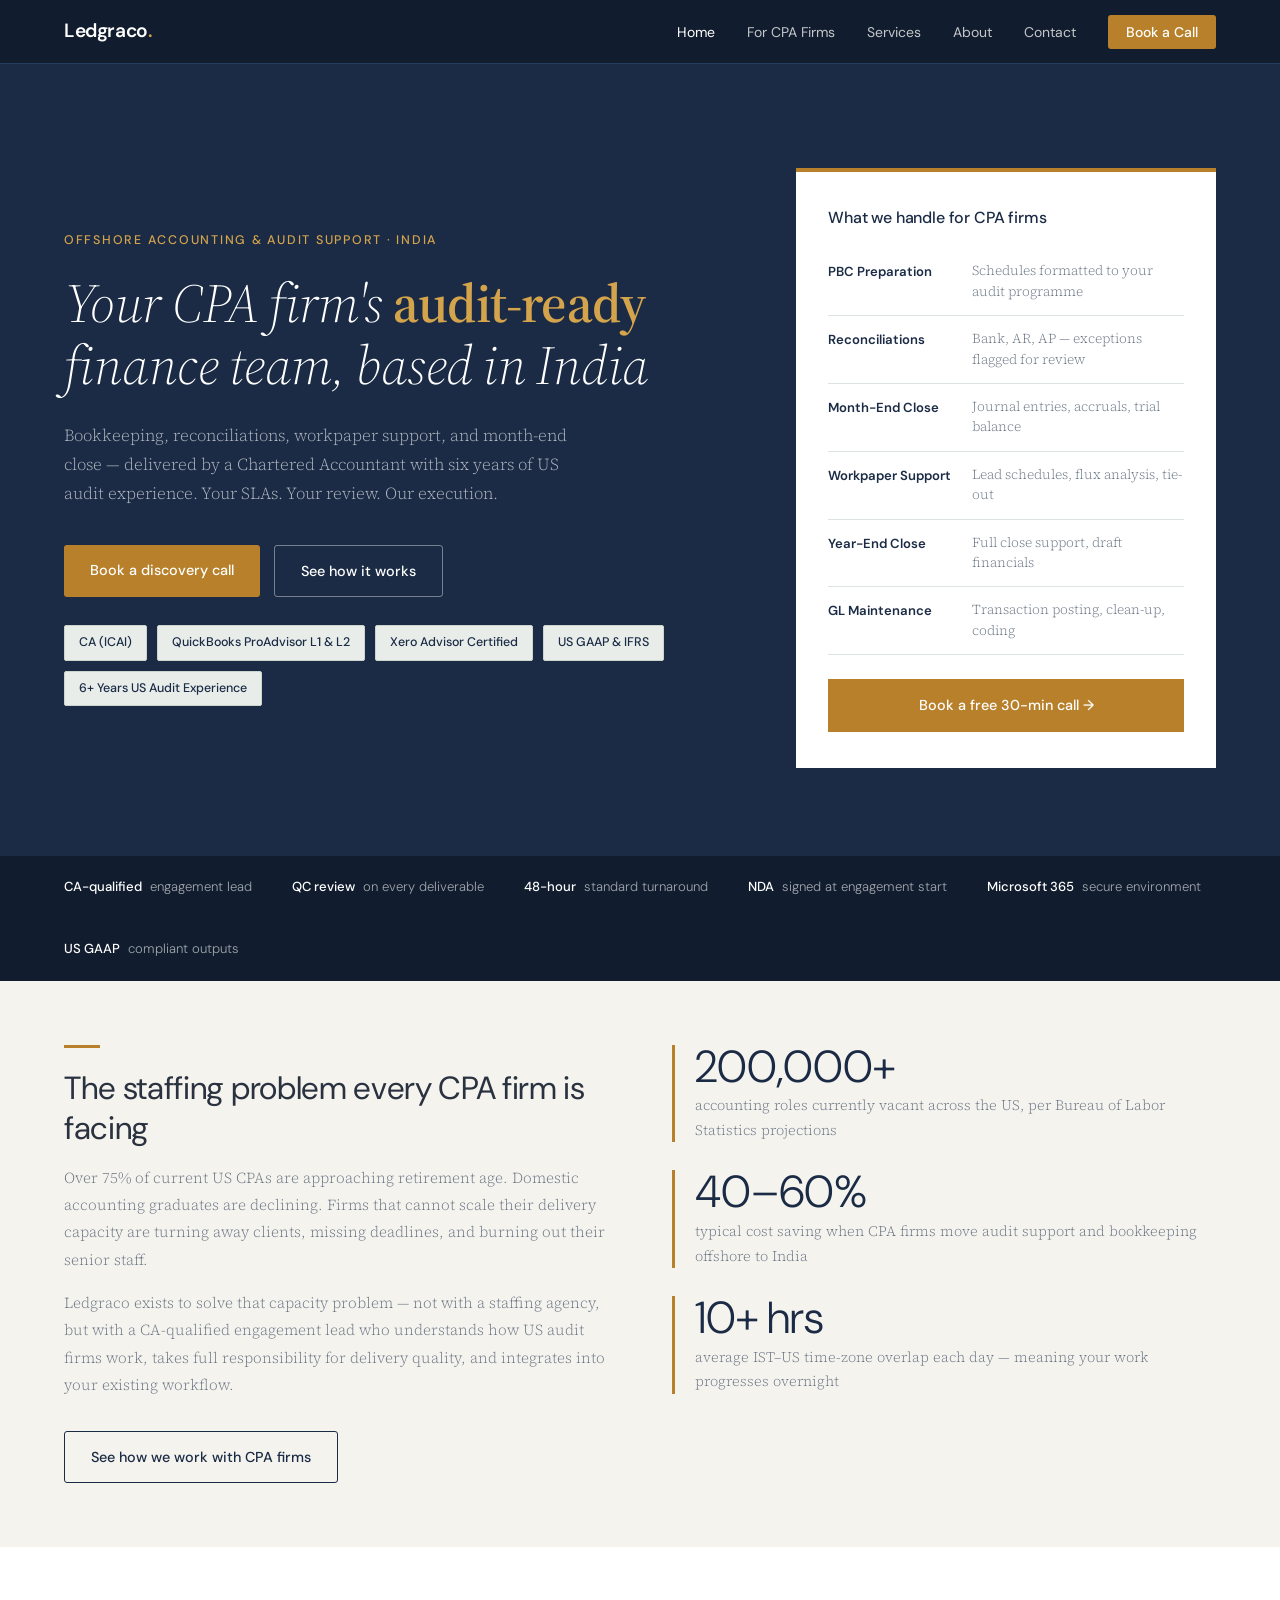
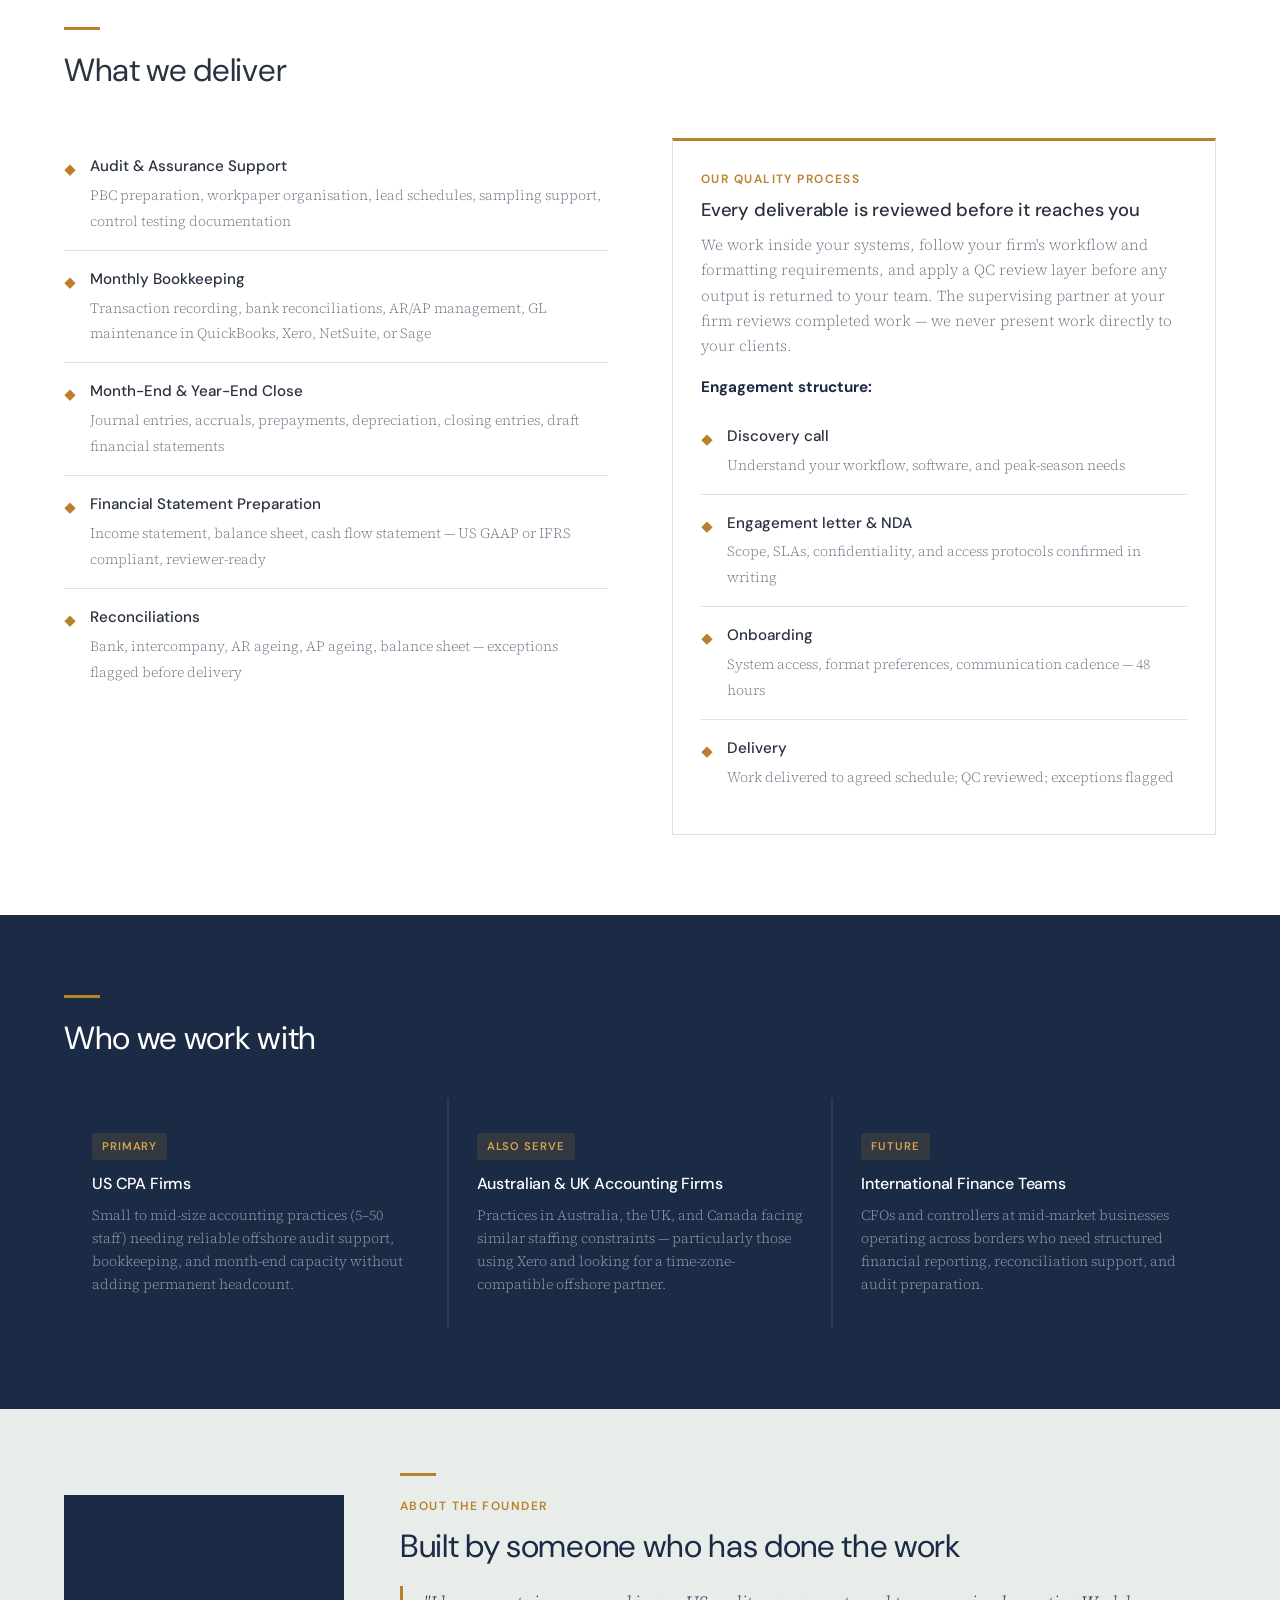
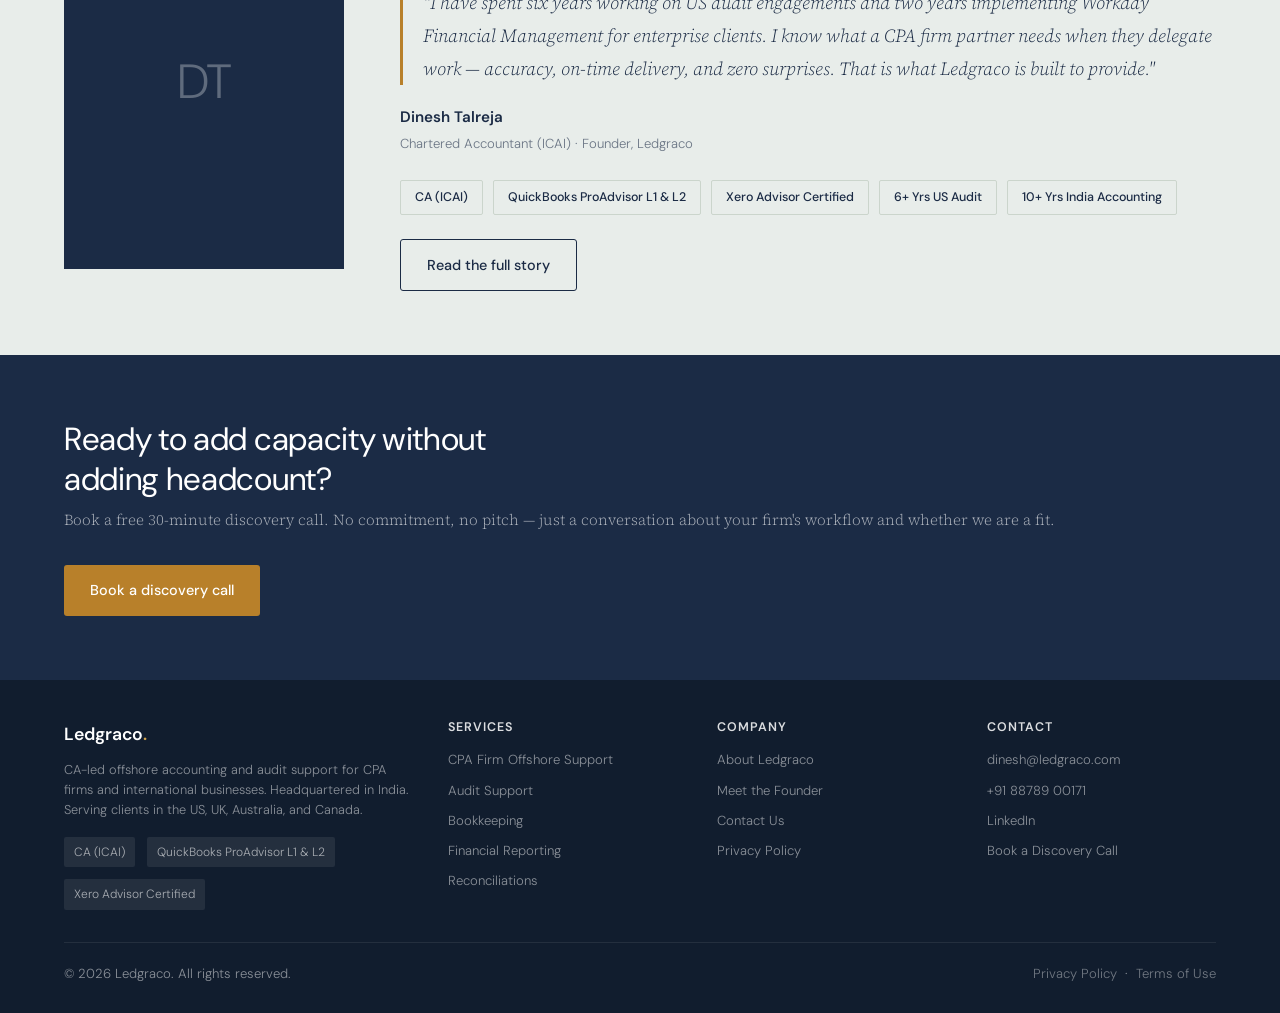
<file: index.html>
<!DOCTYPE html>
<html lang="en">
<head>
  <meta charset="UTF-8">
  <meta name="viewport" content="width=device-width, initial-scale=1.0">
  <title>Ledgraco — Offshore Accounting & Audit Support for CPA Firms</title>
  <meta name="description" content="CA-led offshore bookkeeping, audit support, and financial reporting for US CPA firms. Audit-ready deliverables, defined SLAs, and senior review on every engagement.">
  <meta name="keywords" content="offshore accounting CPA firm India, outsource bookkeeping CPA firm, audit support India, offshore accounting India, CPA firm outsourcing">
  <meta property="og:title" content="Ledgraco — Offshore Accounting & Audit Support for CPA Firms">
  <meta property="og:description" content="CA-led offshore bookkeeping and audit support for US CPA firms. Audit-ready deliverables, defined SLAs.">
  <meta property="og:url" content="https://ledgraco.com">
  <meta property="og:type" content="website">
  <link rel="stylesheet" href="style.css">
  <style>
    /* ── Hero ── */
    .hero {
      background: var(--navy);
      padding: 96px 5% 80px;
      display: grid;
      grid-template-columns: 1fr 420px;
      gap: 64px;
      align-items: center;
      min-height: 88vh;
    }

    .hero-eyebrow {
      font-family: 'DM Sans', sans-serif;
      font-size: 0.78rem;
      font-weight: 500;
      letter-spacing: 0.14em;
      color: var(--amber-lt);
      text-transform: uppercase;
      margin-bottom: 20px;
    }

    .hero h1 {
      color: var(--white);
      font-size: clamp(2.4rem, 4.5vw, 3.4rem);
      font-weight: 300;
      line-height: 1.15;
      font-family: 'Source Serif 4', serif;
      font-style: italic;
    }

    .hero h1 em {
      font-style: normal;
      font-weight: 600;
      color: var(--amber-lt);
    }

    .hero-sub {
      color: rgba(255,255,255,0.65);
      font-size: 1.05rem;
      margin-top: 24px;
      max-width: 520px;
      line-height: 1.75;
    }

    .hero-actions {
      display: flex;
      gap: 14px;
      margin-top: 36px;
      flex-wrap: wrap;
    }

    /* ── Hero card ── */
    .hero-card {
      background: var(--white);
      padding: 36px 32px;
      border-top: 4px solid var(--amber);
    }

    .hero-card h3 {
      font-size: 1rem;
      color: var(--navy);
      margin-bottom: 20px;
    }

    .hero-card-item {
      display: flex;
      gap: 14px;
      padding: 13px 0;
      border-bottom: 1px solid var(--border);
      align-items: flex-start;
    }

    .hero-card-item:last-child { border-bottom: none; }

    .hci-label {
      font-family: 'DM Sans', sans-serif;
      font-size: 0.82rem;
      font-weight: 600;
      color: var(--navy);
      min-width: 130px;
    }

    .hci-val {
      font-size: 0.85rem;
      color: var(--muted);
      line-height: 1.5;
    }

    .hero-card-cta {
      margin-top: 24px;
      width: 100%;
      text-align: center;
      background: var(--amber);
      color: var(--white);
      padding: 14px;
      font-family: 'DM Sans', sans-serif;
      font-weight: 500;
      font-size: 0.9rem;
      display: block;
      transition: background 0.2s;
    }

    .hero-card-cta:hover { background: var(--amber-lt); }

    /* ── Problem section ── */
    .problem {
      background: var(--off-white);
      padding: 64px 5%;
      display: grid;
      grid-template-columns: 1fr 1fr;
      gap: 64px;
      align-items: start;
    }

    .problem-stat {
      border-left: 3px solid var(--amber);
      padding-left: 20px;
      margin-bottom: 28px;
    }

    .problem-stat .num {
      font-family: 'DM Sans', sans-serif;
      font-size: 2.8rem;
      font-weight: 300;
      color: var(--navy);
      line-height: 1;
    }

    .problem-stat .desc {
      font-size: 0.9rem;
      color: var(--muted);
      margin-top: 4px;
    }

    /* ── Services overview ── */
    .services-intro {
      padding: 80px 5%;
    }

    .services-intro .intro-text {
      display: grid;
      grid-template-columns: 1fr 1fr;
      gap: 64px;
      margin-top: 48px;
      align-items: start;
    }

    /* ── Who we serve ── */
    .who {
      background: var(--navy);
      padding: 80px 5%;
    }

    .who h2 { color: var(--white); }
    .who .amber-rule { background: var(--amber); }

    .who-grid {
      display: grid;
      grid-template-columns: repeat(3, 1fr);
      gap: 2px;
      background: rgba(255,255,255,0.08);
      margin-top: 40px;
    }

    .who-item {
      background: var(--navy);
      padding: 32px 28px;
    }

    .who-item h3 {
      color: var(--white);
      font-size: 1rem;
      margin-bottom: 10px;
    }

    .who-item p {
      color: rgba(255,255,255,0.55);
      font-size: 0.88rem;
      line-height: 1.65;
    }

    .who-tag {
      display: inline-block;
      font-family: 'DM Sans', sans-serif;
      font-size: 0.7rem;
      font-weight: 600;
      letter-spacing: 0.08em;
      text-transform: uppercase;
      color: var(--amber-lt);
      background: rgba(184,128,42,0.15);
      padding: 4px 10px;
      border-radius: 2px;
      margin-bottom: 14px;
    }

    /* ── Founder strip ── */
    .founder {
      background: var(--sage);
      padding: 64px 5%;
      display: grid;
      grid-template-columns: 280px 1fr;
      gap: 56px;
      align-items: center;
    }

    .founder-photo {
      width: 100%;
      aspect-ratio: 3/4;
      object-fit: cover;
      filter: grayscale(20%);
    }

    .founder-photo-placeholder {
      width: 100%;
      aspect-ratio: 3/4;
      background: var(--navy);
      display: flex;
      align-items: center;
      justify-content: center;
      font-family: 'DM Sans', sans-serif;
      font-size: 3rem;
      color: rgba(255,255,255,0.3);
    }

    .founder blockquote {
      font-size: 1.15rem;
      font-style: italic;
      color: var(--navy);
      line-height: 1.8;
      margin: 20px 0;
      border-left: 3px solid var(--amber);
      padding-left: 20px;
    }

    .founder-name {
      font-family: 'DM Sans', sans-serif;
      font-weight: 600;
      color: var(--navy);
      font-size: 0.95rem;
    }

    .founder-title {
      font-family: 'DM Sans', sans-serif;
      font-size: 0.82rem;
      color: var(--muted);
      margin-top: 2px;
    }

    @media (max-width: 900px) {
      .hero { grid-template-columns: 1fr; min-height: auto; }
      .hero-card { display: none; }
      .problem { grid-template-columns: 1fr; gap: 32px; }
      .services-intro .intro-text { grid-template-columns: 1fr; gap: 32px; }
      .who-grid { grid-template-columns: 1fr; }
      .founder { grid-template-columns: 1fr; }
      .founder-photo-placeholder { aspect-ratio: 16/7; }
    }
  </style>
</head>
<body>

  <div id="site-nav"></div>

  <!-- Hero -->
  <section class="hero">
    <div>
      <p class="hero-eyebrow">Offshore Accounting &amp; Audit Support · India</p>
      <h1>Your CPA firm's <em>audit-ready</em> finance team, based in India</h1>
      <p class="hero-sub">Bookkeeping, reconciliations, workpaper support, and month-end close — delivered by a Chartered Accountant with six years of US audit experience. Your SLAs. Your review. Our execution.</p>
      <div class="hero-actions">
        <a href="contact.html" class="btn btn-primary">Book a discovery call</a>
        <a href="cpa-firms.html" class="btn btn-ghost">See how it works</a>
      </div>
      <div class="cred-strip">
        <span class="cred">CA (ICAI)</span>
        <span class="cred">QuickBooks ProAdvisor L1 &amp; L2</span>
        <span class="cred">Xero Advisor Certified</span>
        <span class="cred">US GAAP &amp; IFRS</span>
        <span class="cred">6+ Years US Audit Experience</span>
      </div>
    </div>

    <div class="hero-card">
      <h3>What we handle for CPA firms</h3>
      <div class="hero-card-item">
        <div class="hci-label">PBC Preparation</div>
        <div class="hci-val">Schedules formatted to your audit programme</div>
      </div>
      <div class="hero-card-item">
        <div class="hci-label">Reconciliations</div>
        <div class="hci-val">Bank, AR, AP — exceptions flagged for review</div>
      </div>
      <div class="hero-card-item">
        <div class="hci-label">Month-End Close</div>
        <div class="hci-val">Journal entries, accruals, trial balance</div>
      </div>
      <div class="hero-card-item">
        <div class="hci-label">Workpaper Support</div>
        <div class="hci-val">Lead schedules, flux analysis, tie-out</div>
      </div>
      <div class="hero-card-item">
        <div class="hci-label">Year-End Close</div>
        <div class="hci-val">Full close support, draft financials</div>
      </div>
      <div class="hero-card-item">
        <div class="hci-label">GL Maintenance</div>
        <div class="hci-val">Transaction posting, clean-up, coding</div>
      </div>
      <a href="contact.html" class="hero-card-cta">Book a free 30-min call →</a>
    </div>
  </section>

  <!-- Trust bar -->
  <div class="trust-bar">
    <div class="trust-item"><strong>CA-qualified</strong> engagement lead</div>
    <div class="trust-item"><strong>QC review</strong> on every deliverable</div>
    <div class="trust-item"><strong>48-hour</strong> standard turnaround</div>
    <div class="trust-item"><strong>NDA</strong> signed at engagement start</div>
    <div class="trust-item"><strong>Microsoft 365</strong> secure environment</div>
    <div class="trust-item"><strong>US GAAP</strong> compliant outputs</div>
  </div>

  <!-- Problem -->
  <section class="problem">
    <div>
      <div class="amber-rule"></div>
      <h2>The staffing problem every CPA firm is facing</h2>
      <p class="mt-16" style="color:var(--muted); font-size:0.95rem; line-height:1.8;">Over 75% of current US CPAs are approaching retirement age. Domestic accounting graduates are declining. Firms that cannot scale their delivery capacity are turning away clients, missing deadlines, and burning out their senior staff.</p>
      <p class="mt-16" style="color:var(--muted); font-size:0.95rem; line-height:1.8;">Ledgraco exists to solve that capacity problem — not with a staffing agency, but with a CA-qualified engagement lead who understands how US audit firms work, takes full responsibility for delivery quality, and integrates into your existing workflow.</p>
      <a href="cpa-firms.html" class="btn btn-outline mt-32">See how we work with CPA firms</a>
    </div>
    <div>
      <div class="problem-stat">
        <div class="num">200,000+</div>
        <div class="desc">accounting roles currently vacant across the US, per Bureau of Labor Statistics projections</div>
      </div>
      <div class="problem-stat">
        <div class="num">40–60%</div>
        <div class="desc">typical cost saving when CPA firms move audit support and bookkeeping offshore to India</div>
      </div>
      <div class="problem-stat">
        <div class="num">10+ hrs</div>
        <div class="desc">average IST–US time-zone overlap each day — meaning your work progresses overnight</div>
      </div>
    </div>
  </section>

  <!-- Services overview -->
  <section class="services-intro">
    <div class="amber-rule"></div>
    <h2>What we deliver</h2>
    <div class="intro-text">
      <div>
        <ul class="service-list">
          <li>
            <span class="icon">◆</span>
            <div><strong>Audit &amp; Assurance Support</strong><span>PBC preparation, workpaper organisation, lead schedules, sampling support, control testing documentation</span></div>
          </li>
          <li>
            <span class="icon">◆</span>
            <div><strong>Monthly Bookkeeping</strong><span>Transaction recording, bank reconciliations, AR/AP management, GL maintenance in QuickBooks, Xero, NetSuite, or Sage</span></div>
          </li>
          <li>
            <span class="icon">◆</span>
            <div><strong>Month-End &amp; Year-End Close</strong><span>Journal entries, accruals, prepayments, depreciation, closing entries, draft financial statements</span></div>
          </li>
          <li>
            <span class="icon">◆</span>
            <div><strong>Financial Statement Preparation</strong><span>Income statement, balance sheet, cash flow statement — US GAAP or IFRS compliant, reviewer-ready</span></div>
          </li>
          <li>
            <span class="icon">◆</span>
            <div><strong>Reconciliations</strong><span>Bank, intercompany, AR ageing, AP ageing, balance sheet — exceptions flagged before delivery</span></div>
          </li>
        </ul>
      </div>
      <div>
        <div class="card">
          <span class="label">Our quality process</span>
          <h3>Every deliverable is reviewed before it reaches you</h3>
          <p class="mt-8">We work inside your systems, follow your firm's workflow and formatting requirements, and apply a QC review layer before any output is returned to your team. The supervising partner at your firm reviews completed work — we never present work directly to your clients.</p>
          <p class="mt-16"><strong style="font-family:'DM Sans',sans-serif; color:var(--navy);">Engagement structure:</strong></p>
          <ul class="service-list mt-8">
            <li><span class="icon">◆</span><div><strong>Discovery call</strong><span>Understand your workflow, software, and peak-season needs</span></div></li>
            <li><span class="icon">◆</span><div><strong>Engagement letter &amp; NDA</strong><span>Scope, SLAs, confidentiality, and access protocols confirmed in writing</span></div></li>
            <li><span class="icon">◆</span><div><strong>Onboarding</strong><span>System access, format preferences, communication cadence — 48 hours</span></div></li>
            <li><span class="icon">◆</span><div><strong>Delivery</strong><span>Work delivered to agreed schedule; QC reviewed; exceptions flagged</span></div></li>
          </ul>
        </div>
      </div>
    </div>
  </section>

  <!-- Who we serve -->
  <section class="who">
    <div class="amber-rule"></div>
    <h2>Who we work with</h2>
    <div class="who-grid">
      <div class="who-item">
        <div class="who-tag">Primary</div>
        <h3>US CPA Firms</h3>
        <p>Small to mid-size accounting practices (5–50 staff) needing reliable offshore audit support, bookkeeping, and month-end capacity without adding permanent headcount.</p>
      </div>
      <div class="who-item">
        <div class="who-tag">Also serve</div>
        <h3>Australian &amp; UK Accounting Firms</h3>
        <p>Practices in Australia, the UK, and Canada facing similar staffing constraints — particularly those using Xero and looking for a time-zone-compatible offshore partner.</p>
      </div>
      <div class="who-item">
        <div class="who-tag">Future</div>
        <h3>International Finance Teams</h3>
        <p>CFOs and controllers at mid-market businesses operating across borders who need structured financial reporting, reconciliation support, and audit preparation.</p>
      </div>
    </div>
  </section>

  <!-- Founder -->
  <section class="founder" id="founder">
    <div class="founder-photo-placeholder">DT</div>
    <div>
      <div class="amber-rule"></div>
      <span class="label">About the founder</span>
      <h2 style="color:var(--navy);">Built by someone who has done the work</h2>
      <blockquote>"I have spent six years working on US audit engagements and two years implementing Workday Financial Management for enterprise clients. I know what a CPA firm partner needs when they delegate work — accuracy, on-time delivery, and zero surprises. That is what Ledgraco is built to provide."</blockquote>
      <div class="founder-name">Dinesh Talreja</div>
      <div class="founder-title">Chartered Accountant (ICAI) · Founder, Ledgraco</div>
      <div class="cred-strip mt-24">
        <span class="cred">CA (ICAI)</span>
        <span class="cred">QuickBooks ProAdvisor L1 &amp; L2</span>
        <span class="cred">Xero Advisor Certified</span>
        <span class="cred">6+ Yrs US Audit</span>
        <span class="cred">10+ Yrs India Accounting</span>
      </div>
      <a href="about.html" class="btn btn-outline mt-24">Read the full story</a>
    </div>
  </section>

  <!-- CTA -->
  <div class="cta-band">
    <div>
      <h2>Ready to add capacity without adding headcount?</h2>
      <p>Book a free 30-minute discovery call. No commitment, no pitch — just a conversation about your firm's workflow and whether we are a fit.</p>
    </div>
    <a href="contact.html" class="btn btn-primary">Book a discovery call</a>
  </div>

  <div id="site-footer"></div>
  <script src="components.js"></script>
</body>
</html>
</file>
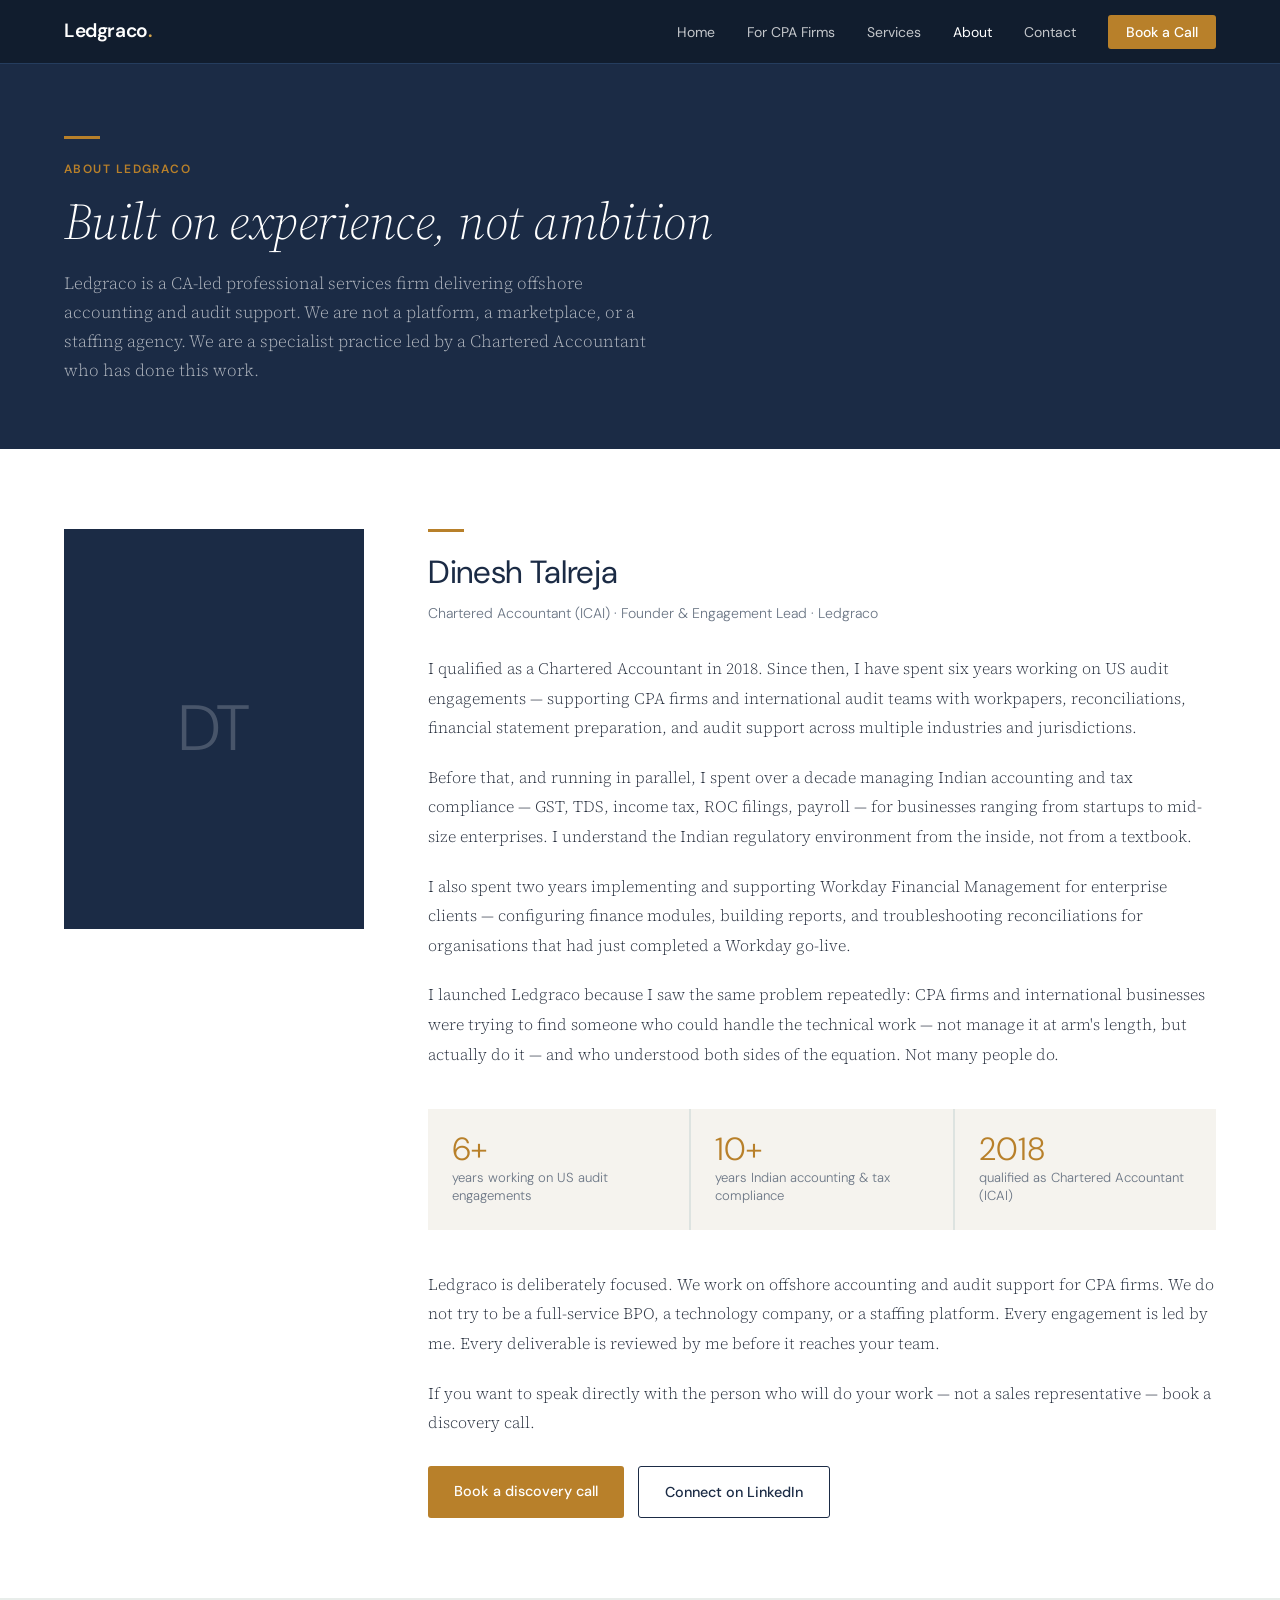
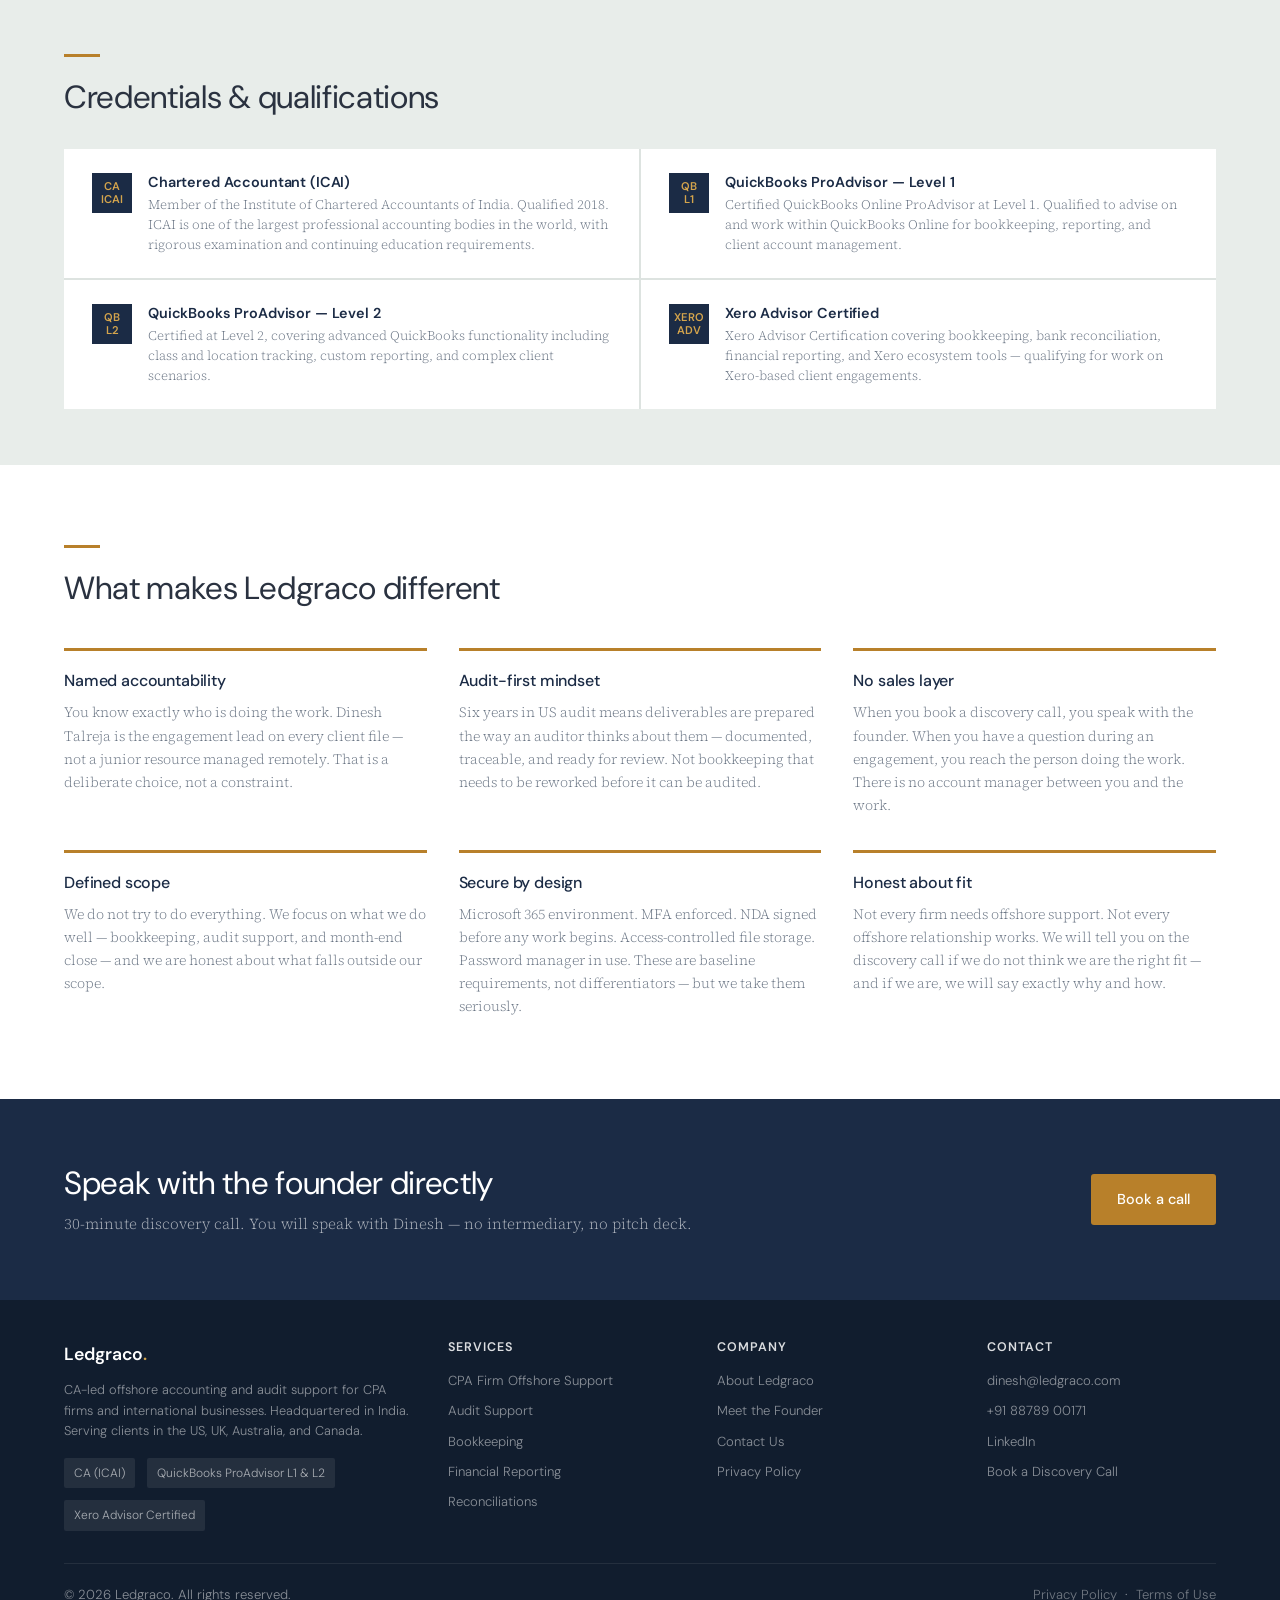
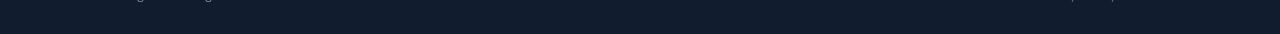
<file: about.html>
<!DOCTYPE html>
<html lang="en">
<head>
  <meta charset="UTF-8">
  <meta name="viewport" content="width=device-width, initial-scale=1.0">
  <title>About Ledgraco — Dinesh Talreja, Chartered Accountant</title>
  <meta name="description" content="Ledgraco is led by Dinesh Talreja, a Chartered Accountant with 6+ years of US audit experience and 10+ years of Indian accounting and compliance expertise.">
  <link rel="stylesheet" href="style.css">
  <style>
    .page-hero {
      background: var(--navy);
      padding: 72px 5% 64px;
    }
    .page-hero h1 { color: var(--white); font-family: 'Source Serif 4', serif; font-style: italic; font-weight: 300; }
    .page-hero p { color: rgba(255,255,255,0.65); margin-top: 16px; max-width: 600px; }

    .founder-full {
      padding: 80px 5%;
      display: grid;
      grid-template-columns: 300px 1fr;
      gap: 64px;
      align-items: start;
    }

    .founder-photo-placeholder {
      width: 100%;
      aspect-ratio: 3/4;
      background: var(--navy);
      display: flex;
      align-items: center;
      justify-content: center;
      font-family: 'DM Sans', sans-serif;
      font-size: 4rem;
      color: rgba(255,255,255,0.2);
      position: sticky;
      top: 80px;
    }

    .founder-content h2 { color: var(--navy); margin-bottom: 8px; }
    .founder-content .founder-title { font-family: 'DM Sans', sans-serif; font-size: 0.88rem; color: var(--muted); margin-bottom: 28px; }

    .founder-content p {
      color: var(--text);
      font-size: 1rem;
      line-height: 1.85;
      margin-bottom: 20px;
    }

    .exp-grid {
      display: grid;
      grid-template-columns: repeat(3, 1fr);
      gap: 2px;
      background: var(--border);
      margin: 40px 0;
    }

    .exp-item {
      background: var(--off-white);
      padding: 24px;
    }

    .exp-num {
      font-family: 'DM Sans', sans-serif;
      font-size: 2rem;
      font-weight: 300;
      color: var(--amber);
      line-height: 1;
    }

    .exp-label {
      font-family: 'DM Sans', sans-serif;
      font-size: 0.82rem;
      color: var(--muted);
      margin-top: 4px;
      line-height: 1.4;
    }

    .cred-section {
      background: var(--sage);
      padding: 56px 5%;
    }

    .cred-list {
      display: grid;
      grid-template-columns: repeat(2, 1fr);
      gap: 2px;
      background: var(--border);
      margin-top: 32px;
    }

    .cred-item {
      background: var(--white);
      padding: 24px 28px;
      display: flex;
      gap: 16px;
      align-items: flex-start;
    }

    .cred-badge {
      width: 40px;
      height: 40px;
      background: var(--navy);
      color: var(--amber-lt);
      font-family: 'DM Sans', sans-serif;
      font-size: 0.7rem;
      font-weight: 600;
      display: flex;
      align-items: center;
      justify-content: center;
      flex-shrink: 0;
      text-align: center;
      line-height: 1.2;
    }

    .cred-item h4 { font-size: 0.9rem; color: var(--navy); margin-bottom: 4px; }
    .cred-item p { font-size: 0.82rem; color: var(--muted); line-height: 1.5; }

    .why-ledgraco {
      padding: 80px 5%;
    }

    .values-grid {
      display: grid;
      grid-template-columns: repeat(3, 1fr);
      gap: 32px;
      margin-top: 40px;
    }

    .value-item { border-top: 3px solid var(--amber); padding-top: 20px; }
    .value-item h3 { font-size: 1rem; color: var(--navy); margin-bottom: 10px; }
    .value-item p { font-size: 0.88rem; color: var(--muted); line-height: 1.65; }

    @media (max-width: 900px) {
      .founder-full { grid-template-columns: 1fr; }
      .founder-photo-placeholder { aspect-ratio: 16/7; position: static; }
      .exp-grid { grid-template-columns: 1fr 1fr; }
      .cred-list { grid-template-columns: 1fr; }
      .values-grid { grid-template-columns: 1fr 1fr; }
    }

    @media (max-width: 480px) {
      .exp-grid { grid-template-columns: 1fr; }
      .values-grid { grid-template-columns: 1fr; }
    }
  </style>
</head>
<body>

  <div id="site-nav"></div>

  <section class="page-hero">
    <div class="amber-rule"></div>
    <span class="label">About Ledgraco</span>
    <h1>Built on experience, not ambition</h1>
    <p>Ledgraco is a CA-led professional services firm delivering offshore accounting and audit support. We are not a platform, a marketplace, or a staffing agency. We are a specialist practice led by a Chartered Accountant who has done this work.</p>
  </section>

  <!-- Founder full -->
  <section class="founder-full" id="founder">
    <div class="founder-photo-placeholder">DT</div>
    <div class="founder-content">
      <div class="amber-rule"></div>
      <h2>Dinesh Talreja</h2>
      <p class="founder-title">Chartered Accountant (ICAI) · Founder &amp; Engagement Lead · Ledgraco</p>

      <p>I qualified as a Chartered Accountant in 2018. Since then, I have spent six years working on US audit engagements — supporting CPA firms and international audit teams with workpapers, reconciliations, financial statement preparation, and audit support across multiple industries and jurisdictions.</p>

      <p>Before that, and running in parallel, I spent over a decade managing Indian accounting and tax compliance — GST, TDS, income tax, ROC filings, payroll — for businesses ranging from startups to mid-size enterprises. I understand the Indian regulatory environment from the inside, not from a textbook.</p>

      <p>I also spent two years implementing and supporting Workday Financial Management for enterprise clients — configuring finance modules, building reports, and troubleshooting reconciliations for organisations that had just completed a Workday go-live.</p>

      <p>I launched Ledgraco because I saw the same problem repeatedly: CPA firms and international businesses were trying to find someone who could handle the technical work — not manage it at arm's length, but actually do it — and who understood both sides of the equation. Not many people do.</p>

      <div class="exp-grid">
        <div class="exp-item">
          <div class="exp-num">6+</div>
          <div class="exp-label">years working on US audit engagements</div>
        </div>
        <div class="exp-item">
          <div class="exp-num">10+</div>
          <div class="exp-label">years Indian accounting &amp; tax compliance</div>
        </div>
        <div class="exp-item">
          <div class="exp-num">2018</div>
          <div class="exp-label">qualified as Chartered Accountant (ICAI)</div>
        </div>
      </div>

      <p>Ledgraco is deliberately focused. We work on offshore accounting and audit support for CPA firms. We do not try to be a full-service BPO, a technology company, or a staffing platform. Every engagement is led by me. Every deliverable is reviewed by me before it reaches your team.</p>

      <p>If you want to speak directly with the person who will do your work — not a sales representative — book a discovery call.</p>

      <div style="display:flex; gap:14px; flex-wrap:wrap; margin-top:28px;">
        <a href="contact.html" class="btn btn-primary">Book a discovery call</a>
        <a href="https://linkedin.com/in/ca-dinesh-talreja-590598106" target="_blank" rel="noopener" class="btn btn-outline">Connect on LinkedIn</a>
      </div>
    </div>
  </section>

  <!-- Credentials -->
  <section class="cred-section">
    <div class="amber-rule"></div>
    <h2>Credentials &amp; qualifications</h2>
    <div class="cred-list">
      <div class="cred-item">
        <div class="cred-badge">CA<br>ICAI</div>
        <div>
          <h4>Chartered Accountant (ICAI)</h4>
          <p>Member of the Institute of Chartered Accountants of India. Qualified 2018. ICAI is one of the largest professional accounting bodies in the world, with rigorous examination and continuing education requirements.</p>
        </div>
      </div>
      <div class="cred-item">
        <div class="cred-badge">QB<br>L1</div>
        <div>
          <h4>QuickBooks ProAdvisor — Level 1</h4>
          <p>Certified QuickBooks Online ProAdvisor at Level 1. Qualified to advise on and work within QuickBooks Online for bookkeeping, reporting, and client account management.</p>
        </div>
      </div>
      <div class="cred-item">
        <div class="cred-badge">QB<br>L2</div>
        <div>
          <h4>QuickBooks ProAdvisor — Level 2</h4>
          <p>Certified at Level 2, covering advanced QuickBooks functionality including class and location tracking, custom reporting, and complex client scenarios.</p>
        </div>
      </div>
      <div class="cred-item">
        <div class="cred-badge">XERO<br>ADV</div>
        <div>
          <h4>Xero Advisor Certified</h4>
          <p>Xero Advisor Certification covering bookkeeping, bank reconciliation, financial reporting, and Xero ecosystem tools — qualifying for work on Xero-based client engagements.</p>
        </div>
      </div>
    </div>
  </section>

  <!-- Why Ledgraco -->
  <section class="why-ledgraco">
    <div class="amber-rule"></div>
    <h2>What makes Ledgraco different</h2>
    <div class="values-grid">
      <div class="value-item">
        <h3>Named accountability</h3>
        <p>You know exactly who is doing the work. Dinesh Talreja is the engagement lead on every client file — not a junior resource managed remotely. That is a deliberate choice, not a constraint.</p>
      </div>
      <div class="value-item">
        <h3>Audit-first mindset</h3>
        <p>Six years in US audit means deliverables are prepared the way an auditor thinks about them — documented, traceable, and ready for review. Not bookkeeping that needs to be reworked before it can be audited.</p>
      </div>
      <div class="value-item">
        <h3>No sales layer</h3>
        <p>When you book a discovery call, you speak with the founder. When you have a question during an engagement, you reach the person doing the work. There is no account manager between you and the work.</p>
      </div>
      <div class="value-item">
        <h3>Defined scope</h3>
        <p>We do not try to do everything. We focus on what we do well — bookkeeping, audit support, and month-end close — and we are honest about what falls outside our scope.</p>
      </div>
      <div class="value-item">
        <h3>Secure by design</h3>
        <p>Microsoft 365 environment. MFA enforced. NDA signed before any work begins. Access-controlled file storage. Password manager in use. These are baseline requirements, not differentiators — but we take them seriously.</p>
      </div>
      <div class="value-item">
        <h3>Honest about fit</h3>
        <p>Not every firm needs offshore support. Not every offshore relationship works. We will tell you on the discovery call if we do not think we are the right fit — and if we are, we will say exactly why and how.</p>
      </div>
    </div>
  </section>

  <!-- CTA -->
  <div class="cta-band">
    <div>
      <h2>Speak with the founder directly</h2>
      <p>30-minute discovery call. You will speak with Dinesh — no intermediary, no pitch deck.</p>
    </div>
    <a href="contact.html" class="btn btn-primary">Book a call</a>
  </div>

  <div id="site-footer"></div>
  <script src="components.js"></script>
</body>
</html>
</file>
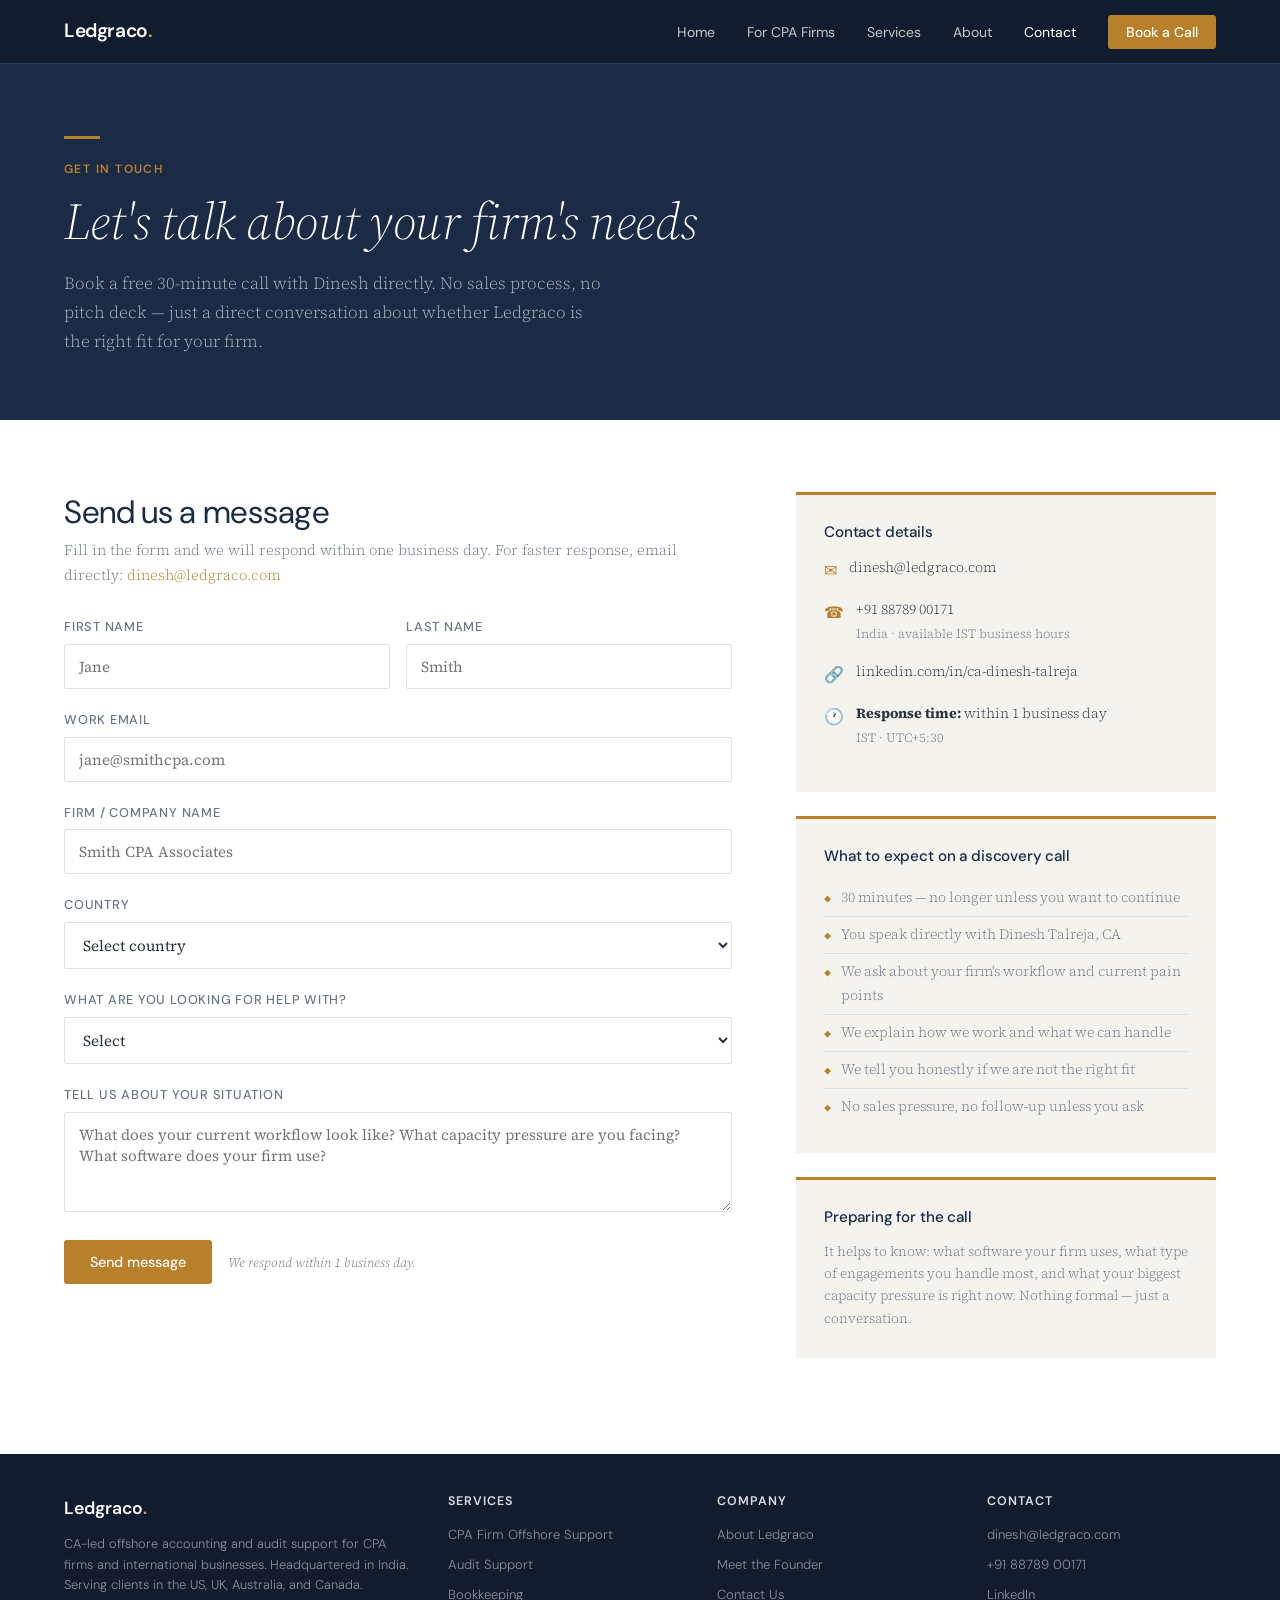
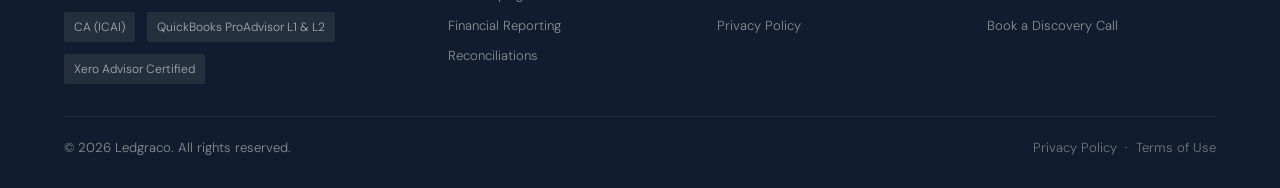
<file: contact.html>
<!DOCTYPE html>
<html lang="en">
<head>
  <meta charset="UTF-8">
  <meta name="viewport" content="width=device-width, initial-scale=1.0">
  <title>Book a Discovery Call — Ledgraco</title>
  <meta name="description" content="Book a free 30-minute discovery call with Dinesh Talreja, CA. Talk directly with the person who will lead your engagement.">
  <link rel="stylesheet" href="style.css">
  <style>
    .page-hero {
      background: var(--navy);
      padding: 72px 5% 64px;
    }
    .page-hero h1 { color: var(--white); font-family: 'Source Serif 4', serif; font-style: italic; font-weight: 300; }
    .page-hero p { color: rgba(255,255,255,0.65); margin-top: 16px; max-width: 540px; }

    .contact-layout {
      padding: 72px 5%;
      display: grid;
      grid-template-columns: 1fr 420px;
      gap: 64px;
      align-items: start;
    }

    .contact-form { }

    .contact-form h2 { color: var(--navy); margin-bottom: 6px; }
    .contact-form p { color: var(--muted); font-size: 0.92rem; margin-bottom: 28px; }

    .contact-sidebar { }

    .sidebar-block {
      background: var(--off-white);
      border-top: 3px solid var(--amber);
      padding: 28px;
      margin-bottom: 24px;
    }

    .sidebar-block h3 { font-size: 0.95rem; color: var(--navy); margin-bottom: 14px; }

    .contact-detail {
      display: flex;
      gap: 12px;
      align-items: flex-start;
      margin-bottom: 14px;
      font-size: 0.88rem;
    }

    .contact-detail .icon {
      color: var(--amber);
      font-size: 1rem;
      margin-top: 1px;
      flex-shrink: 0;
    }

    .contact-detail a { color: var(--text); }
    .contact-detail a:hover { color: var(--amber); }

    .what-to-expect li {
      font-size: 0.88rem;
      color: var(--muted);
      padding: 6px 0;
      border-bottom: 1px solid var(--border);
      display: flex;
      gap: 10px;
    }
    .what-to-expect li:last-child { border-bottom: none; }
    .what-to-expect li::before { content: "◆"; color: var(--amber); font-size: 0.6rem; margin-top: 5px; flex-shrink: 0; }

    .form-submit-row {
      display: flex;
      align-items: center;
      gap: 16px;
      flex-wrap: wrap;
      margin-top: 8px;
    }

    .form-note {
      font-size: 0.8rem;
      color: var(--muted);
      font-style: italic;
    }

    @media (max-width: 900px) {
      .contact-layout { grid-template-columns: 1fr; }
      .contact-sidebar { order: -1; }
    }
  </style>
</head>
<body>

  <div id="site-nav"></div>

  <section class="page-hero">
    <div class="amber-rule"></div>
    <span class="label">Get in touch</span>
    <h1>Let's talk about your firm's needs</h1>
    <p>Book a free 30-minute call with Dinesh directly. No sales process, no pitch deck — just a direct conversation about whether Ledgraco is the right fit for your firm.</p>
  </section>

  <section class="contact-layout">

    <!-- Form -->
    <div class="contact-form">
      <h2>Send us a message</h2>
      <p>Fill in the form and we will respond within one business day. For faster response, email directly: <a href="mailto:dinesh@ledgraco.com" style="color:var(--amber);">dinesh@ledgraco.com</a></p>

      <form action="https://formspree.io/f/YOUR_FORM_ID" method="POST">
        <div class="grid-2" style="gap:16px;">
          <div class="form-group">
            <label for="fname">First name</label>
            <input type="text" id="fname" name="first_name" required placeholder="Jane">
          </div>
          <div class="form-group">
            <label for="lname">Last name</label>
            <input type="text" id="lname" name="last_name" required placeholder="Smith">
          </div>
        </div>

        <div class="form-group">
          <label for="email">Work email</label>
          <input type="email" id="email" name="email" required placeholder="jane@smithcpa.com">
        </div>

        <div class="form-group">
          <label for="firm">Firm / company name</label>
          <input type="text" id="firm" name="firm" placeholder="Smith CPA Associates">
        </div>

        <div class="form-group">
          <label for="country">Country</label>
          <select id="country" name="country">
            <option value="">Select country</option>
            <option>United States</option>
            <option>Australia</option>
            <option>United Kingdom</option>
            <option>Canada</option>
            <option>Other</option>
          </select>
        </div>

        <div class="form-group">
          <label for="service">What are you looking for help with?</label>
          <select id="service" name="service">
            <option value="">Select</option>
            <option>Audit support &amp; PBC preparation</option>
            <option>Monthly bookkeeping</option>
            <option>Month-end / year-end close</option>
            <option>Financial statement preparation</option>
            <option>Reconciliations</option>
            <option>Not sure — want to discuss</option>
          </select>
        </div>

        <div class="form-group">
          <label for="message">Tell us about your situation</label>
          <textarea id="message" name="message" placeholder="What does your current workflow look like? What capacity pressure are you facing? What software does your firm use?"></textarea>
        </div>

        <div class="form-submit-row">
          <button type="submit" class="btn btn-primary">Send message</button>
          <span class="form-note">We respond within 1 business day.</span>
        </div>
      </form>
    </div>

    <!-- Sidebar -->
    <div class="contact-sidebar">

      <div class="sidebar-block">
        <h3>Contact details</h3>
        <div class="contact-detail">
          <span class="icon">✉</span>
          <div><a href="mailto:dinesh@ledgraco.com">dinesh@ledgraco.com</a></div>
        </div>
        <div class="contact-detail">
          <span class="icon">☎</span>
          <div><a href="tel:+918878900171">+91 88789 00171</a><br><span style="font-size:0.78rem; color:var(--muted);">India · available IST business hours</span></div>
        </div>
        <div class="contact-detail">
          <span class="icon">🔗</span>
          <div><a href="https://linkedin.com/in/ca-dinesh-talreja-590598106" target="_blank" rel="noopener">linkedin.com/in/ca-dinesh-talreja</a></div>
        </div>
        <div class="contact-detail">
          <span class="icon">🕐</span>
          <div><strong>Response time:</strong> within 1 business day<br><span style="font-size:0.78rem; color:var(--muted);">IST · UTC+5:30</span></div>
        </div>
      </div>

      <div class="sidebar-block">
        <h3>What to expect on a discovery call</h3>
        <ul class="what-to-expect" style="list-style:none;">
          <li>30 minutes — no longer unless you want to continue</li>
          <li>You speak directly with Dinesh Talreja, CA</li>
          <li>We ask about your firm's workflow and current pain points</li>
          <li>We explain how we work and what we can handle</li>
          <li>We tell you honestly if we are not the right fit</li>
          <li>No sales pressure, no follow-up unless you ask</li>
        </ul>
      </div>

      <div class="sidebar-block">
        <h3>Preparing for the call</h3>
        <p style="font-size:0.85rem; color:var(--muted); line-height:1.65;">It helps to know: what software your firm uses, what type of engagements you handle most, and what your biggest capacity pressure is right now. Nothing formal — just a conversation.</p>
      </div>

    </div>
  </section>

  <div id="site-footer"></div>
  <script src="components.js"></script>
</body>
</html>
</file>
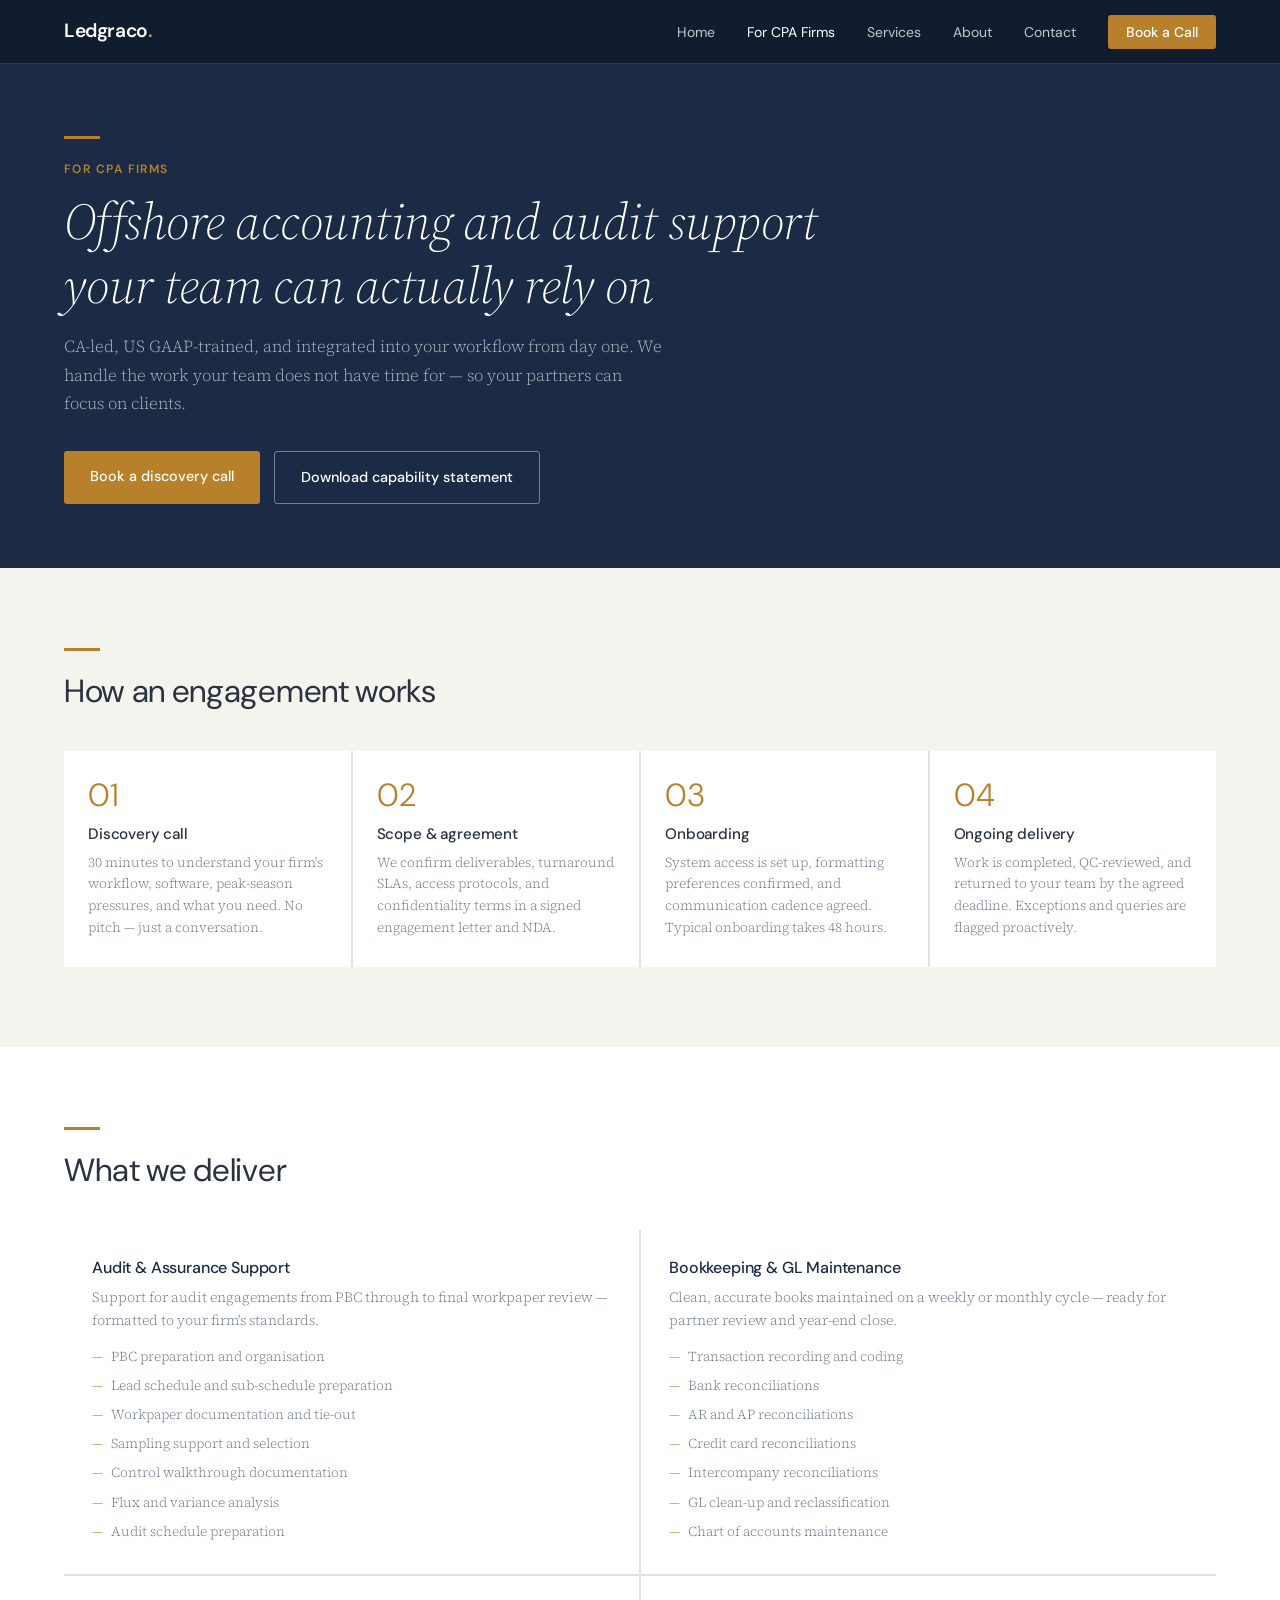
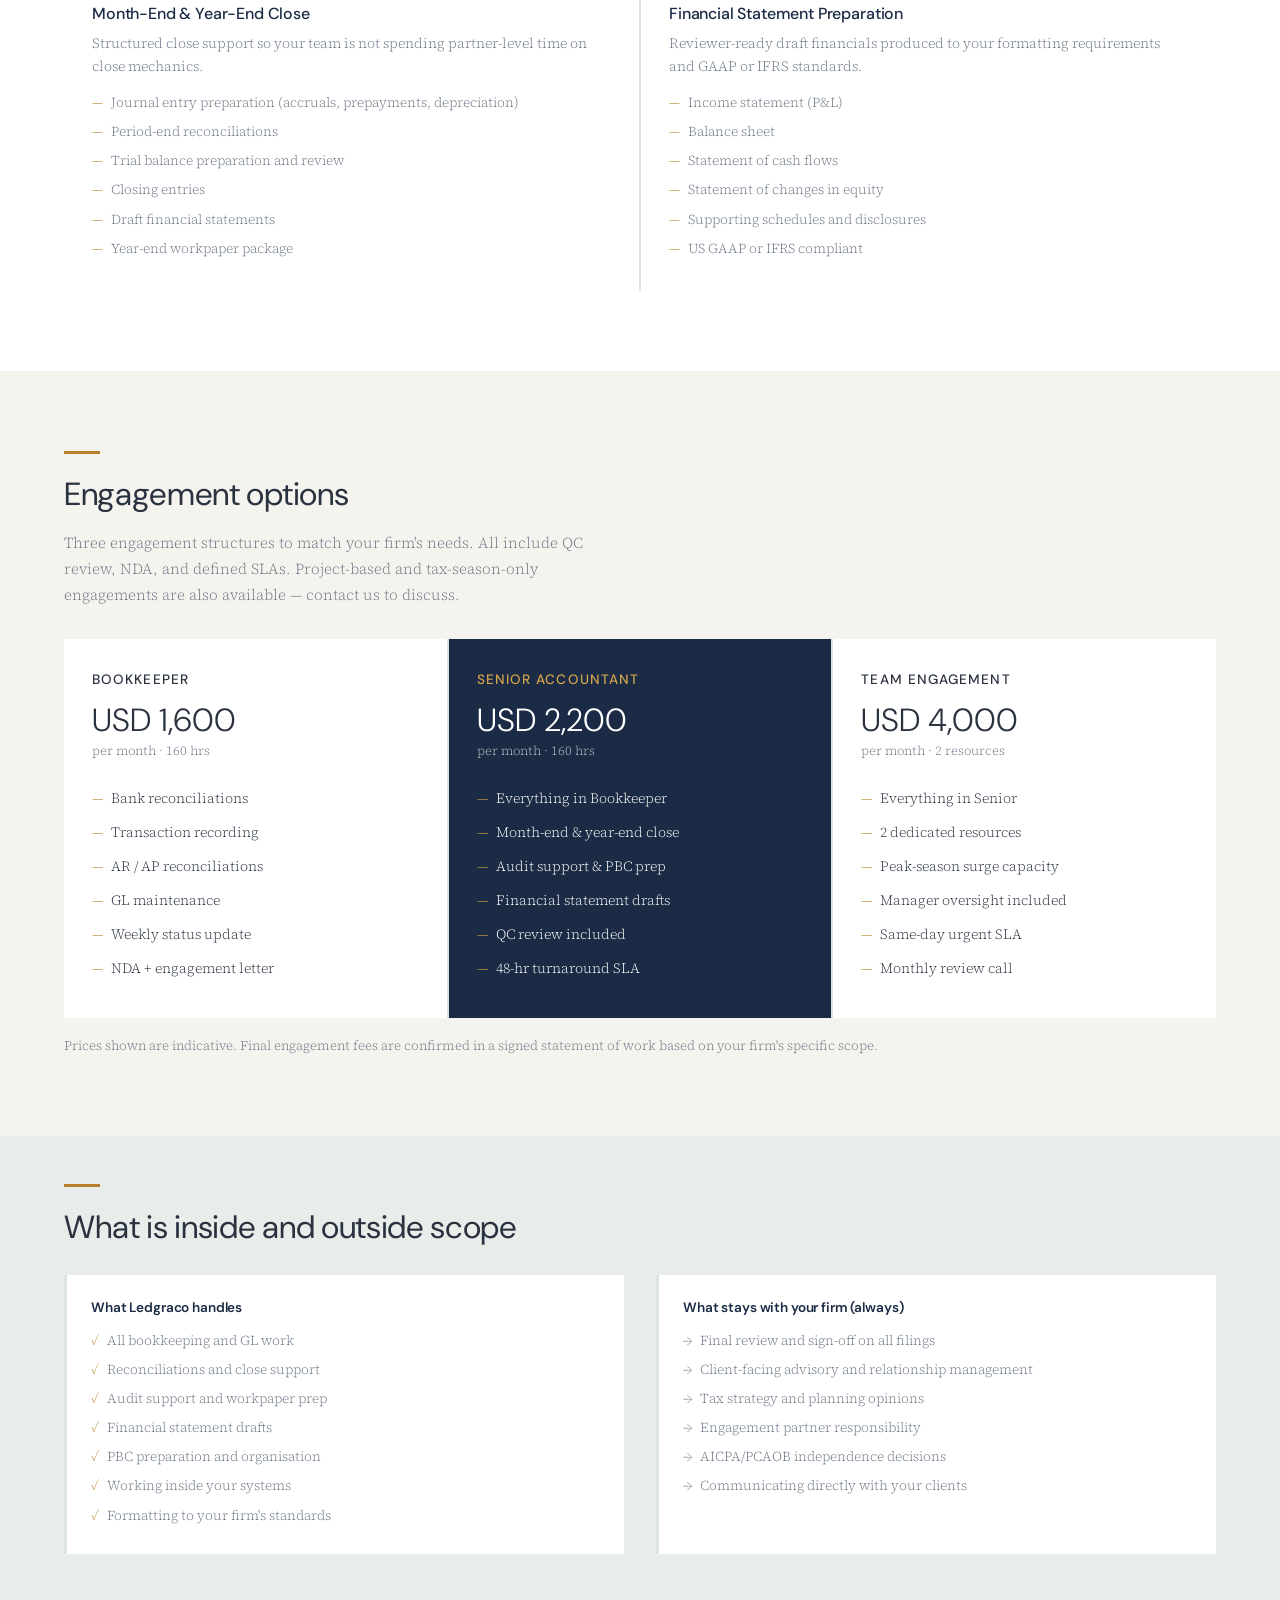
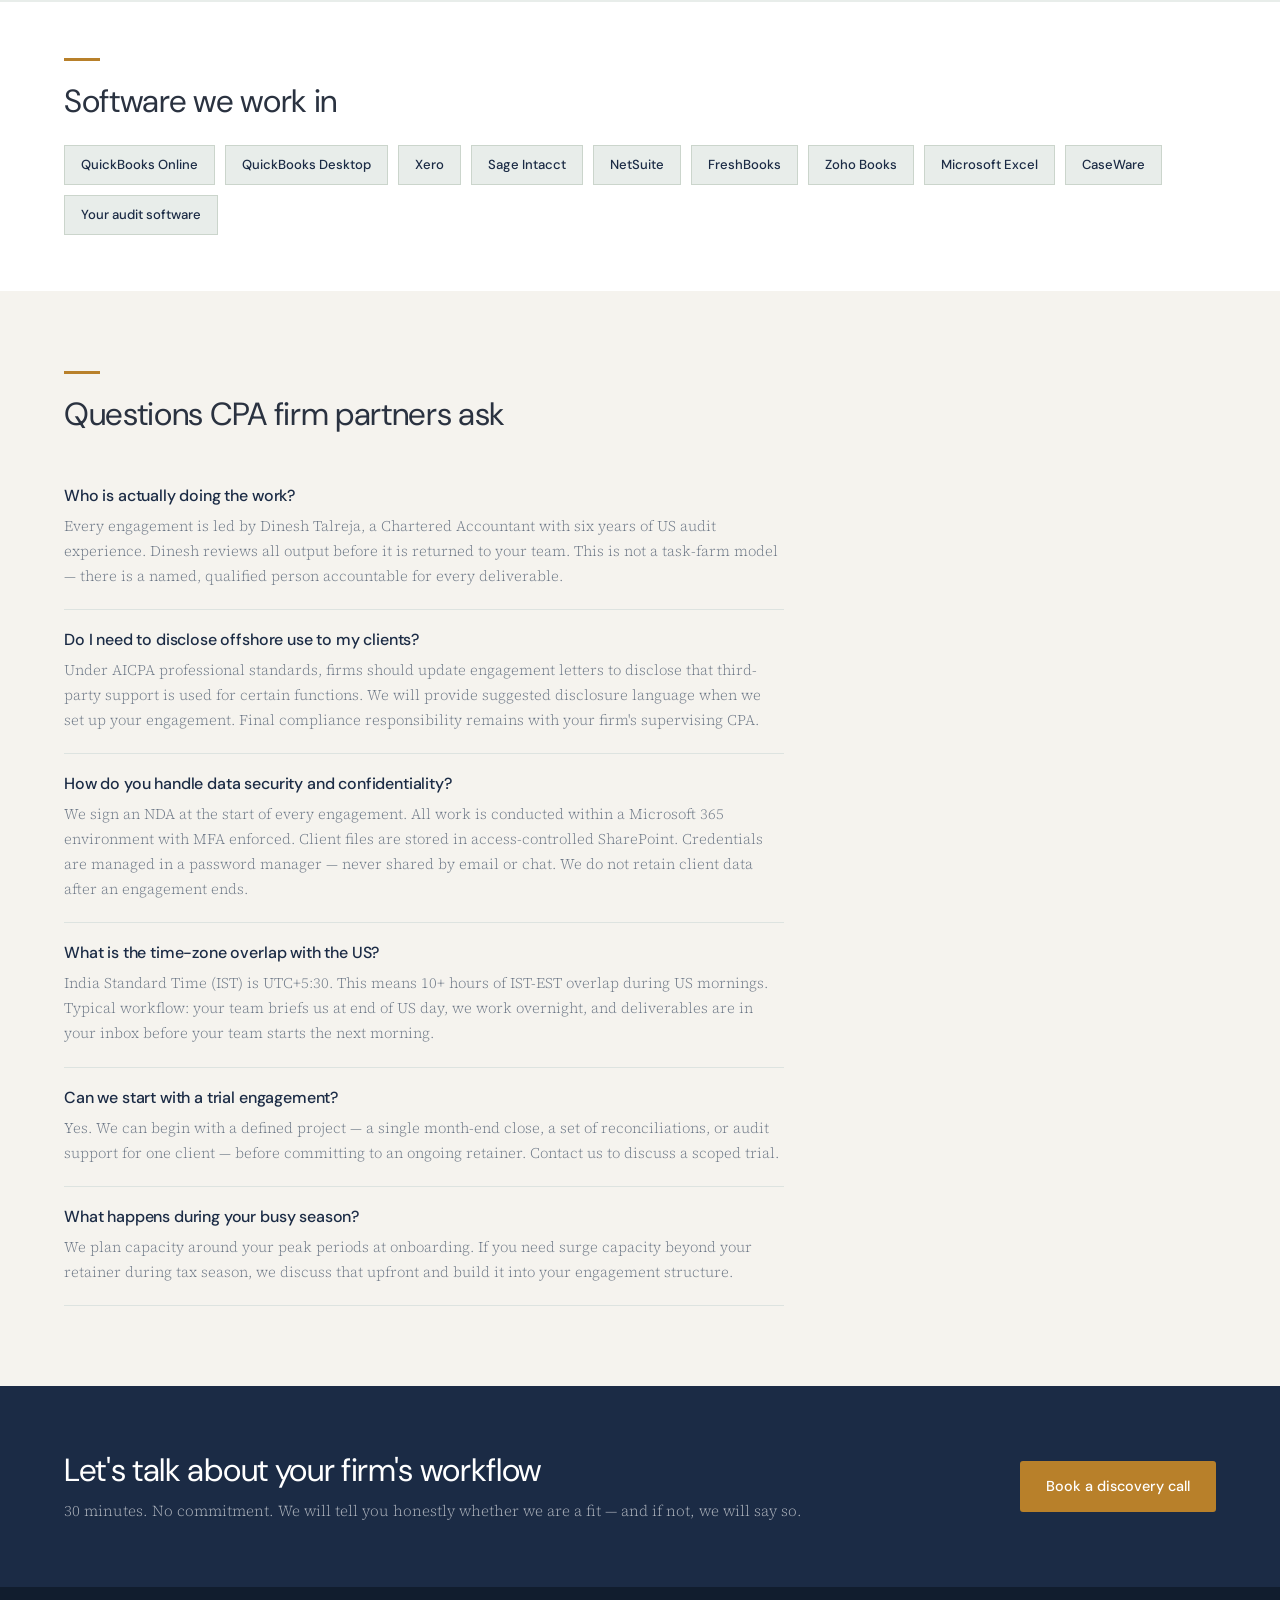
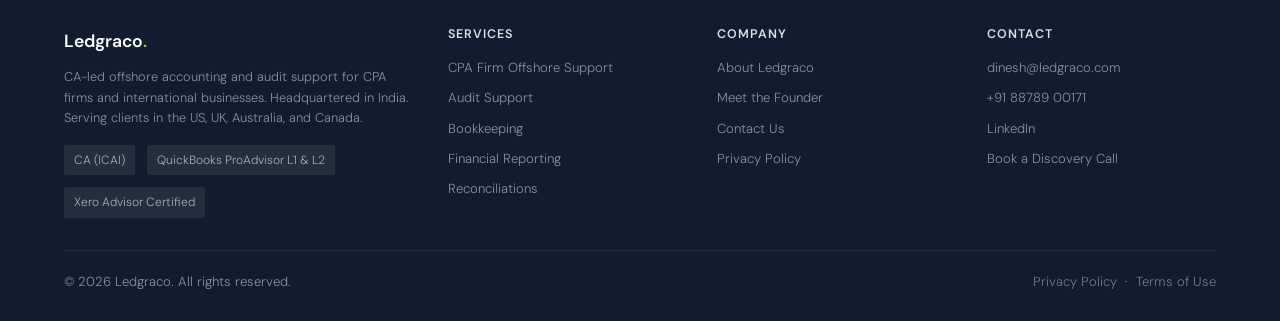
<file: cpa-firms.html>
<!DOCTYPE html>
<html lang="en">
<head>
  <meta charset="UTF-8">
  <meta name="viewport" content="width=device-width, initial-scale=1.0">
  <title>Offshore Accounting & Audit Support for CPA Firms — Ledgraco</title>
  <meta name="description" content="CA-led offshore bookkeeping, audit support, and month-end close for US CPA firms. Audit-ready deliverables, QC-reviewed, SLA-backed. Based in India.">
  <meta name="keywords" content="offshore accounting support CPA firm, outsource bookkeeping CPA firm India, audit support India CPA, offshore accounting India US GAAP">
  <link rel="stylesheet" href="style.css">
  <style>
    .page-hero {
      background: var(--navy);
      padding: 72px 5% 64px;
    }
    .page-hero h1 { color: var(--white); font-family: 'Source Serif 4', serif; font-style: italic; font-weight: 300; }
    .page-hero p { color: rgba(255,255,255,0.65); margin-top: 16px; max-width: 600px; font-size: 1.05rem; }

    .how-it-works {
      padding: 80px 5%;
      background: var(--off-white);
    }
    .steps { display: grid; grid-template-columns: repeat(4, 1fr); gap: 2px; background: var(--border); margin-top: 40px; }
    .step { background: var(--white); padding: 28px 24px; }
    .step-num { font-family: 'DM Sans', sans-serif; font-size: 2rem; font-weight: 300; color: var(--amber); line-height: 1; margin-bottom: 14px; }
    .step h3 { font-size: 0.95rem; margin-bottom: 8px; }
    .step p { font-size: 0.85rem; color: var(--muted); line-height: 1.6; }

    .deliverables { padding: 80px 5%; }
    .del-grid { display: grid; grid-template-columns: repeat(2, 1fr); gap: 2px; background: var(--border); margin-top: 40px; }
    .del-item { background: var(--white); padding: 28px; }
    .del-item h3 { font-size: 1rem; margin-bottom: 8px; color: var(--navy); }
    .del-item p { font-size: 0.88rem; color: var(--muted); line-height: 1.65; }
    .del-item ul { list-style: none; margin-top: 10px; }
    .del-item ul li { font-size: 0.85rem; color: var(--muted); padding: 3px 0; display: flex; gap: 8px; }
    .del-item ul li::before { content: "—"; color: var(--amber); }

    .pricing { padding: 80px 5%; background: var(--off-white); }

    .exclusions { padding: 48px 5%; background: var(--sage); }
    .excl-grid { display: grid; grid-template-columns: 1fr 1fr; gap: 32px; margin-top: 28px; }
    .excl-box { background: var(--white); padding: 24px; border-left: 3px solid var(--border); }
    .excl-box h4 { font-size: 0.85rem; color: var(--navy); margin-bottom: 10px; }
    .excl-box ul { list-style: none; }
    .excl-box ul li { font-size: 0.85rem; color: var(--muted); padding: 3px 0; display: flex; gap: 8px; }
    .excl-box ul li::before { content: "→"; color: var(--muted); }
    .excl-box.do ul li::before { content: "✓"; color: var(--amber); }

    .software { padding: 56px 5%; }
    .sw-tags { display: flex; flex-wrap: wrap; gap: 10px; margin-top: 24px; }
    .sw-tag { font-family: 'DM Sans', sans-serif; font-size: 0.82rem; font-weight: 500; background: var(--sage); border: 1px solid var(--mid); padding: 8px 16px; color: var(--navy); }

    .faq { padding: 80px 5%; background: var(--off-white); }
    .faq-item { border-bottom: 1px solid var(--border); padding: 20px 0; }
    .faq-item h3 { font-size: 1rem; color: var(--navy); margin-bottom: 8px; }
    .faq-item p { font-size: 0.92rem; color: var(--muted); line-height: 1.7; }

    @media (max-width: 768px) {
      .steps { grid-template-columns: 1fr 1fr; }
      .del-grid { grid-template-columns: 1fr; }
      .excl-grid { grid-template-columns: 1fr; }
    }
    @media (max-width: 480px) {
      .steps { grid-template-columns: 1fr; }
    }
  </style>
</head>
<body>

  <div id="site-nav"></div>

  <!-- Page hero -->
  <section class="page-hero">
    <div class="amber-rule"></div>
    <span class="label">For CPA Firms</span>
    <h1>Offshore accounting and audit support<br>your team can actually rely on</h1>
    <p>CA-led, US GAAP-trained, and integrated into your workflow from day one. We handle the work your team does not have time for — so your partners can focus on clients.</p>
    <div style="display:flex; gap:14px; margin-top:32px; flex-wrap:wrap;">
      <a href="contact.html" class="btn btn-primary">Book a discovery call</a>
      <a href="contact.html" class="btn btn-ghost">Download capability statement</a>
    </div>
  </section>

  <!-- How it works -->
  <section class="how-it-works">
    <div class="amber-rule"></div>
    <h2>How an engagement works</h2>
    <div class="steps">
      <div class="step">
        <div class="step-num">01</div>
        <h3>Discovery call</h3>
        <p>30 minutes to understand your firm's workflow, software, peak-season pressures, and what you need. No pitch — just a conversation.</p>
      </div>
      <div class="step">
        <div class="step-num">02</div>
        <h3>Scope &amp; agreement</h3>
        <p>We confirm deliverables, turnaround SLAs, access protocols, and confidentiality terms in a signed engagement letter and NDA.</p>
      </div>
      <div class="step">
        <div class="step-num">03</div>
        <h3>Onboarding</h3>
        <p>System access is set up, formatting preferences confirmed, and communication cadence agreed. Typical onboarding takes 48 hours.</p>
      </div>
      <div class="step">
        <div class="step-num">04</div>
        <h3>Ongoing delivery</h3>
        <p>Work is completed, QC-reviewed, and returned to your team by the agreed deadline. Exceptions and queries are flagged proactively.</p>
      </div>
    </div>
  </section>

  <!-- Deliverables -->
  <section class="deliverables">
    <div class="amber-rule"></div>
    <h2>What we deliver</h2>
    <div class="del-grid">
      <div class="del-item">
        <h3>Audit &amp; Assurance Support</h3>
        <p>Support for audit engagements from PBC through to final workpaper review — formatted to your firm's standards.</p>
        <ul>
          <li>PBC preparation and organisation</li>
          <li>Lead schedule and sub-schedule preparation</li>
          <li>Workpaper documentation and tie-out</li>
          <li>Sampling support and selection</li>
          <li>Control walkthrough documentation</li>
          <li>Flux and variance analysis</li>
          <li>Audit schedule preparation</li>
        </ul>
      </div>
      <div class="del-item">
        <h3>Bookkeeping &amp; GL Maintenance</h3>
        <p>Clean, accurate books maintained on a weekly or monthly cycle — ready for partner review and year-end close.</p>
        <ul>
          <li>Transaction recording and coding</li>
          <li>Bank reconciliations</li>
          <li>AR and AP reconciliations</li>
          <li>Credit card reconciliations</li>
          <li>Intercompany reconciliations</li>
          <li>GL clean-up and reclassification</li>
          <li>Chart of accounts maintenance</li>
        </ul>
      </div>
      <div class="del-item">
        <h3>Month-End &amp; Year-End Close</h3>
        <p>Structured close support so your team is not spending partner-level time on close mechanics.</p>
        <ul>
          <li>Journal entry preparation (accruals, prepayments, depreciation)</li>
          <li>Period-end reconciliations</li>
          <li>Trial balance preparation and review</li>
          <li>Closing entries</li>
          <li>Draft financial statements</li>
          <li>Year-end workpaper package</li>
        </ul>
      </div>
      <div class="del-item">
        <h3>Financial Statement Preparation</h3>
        <p>Reviewer-ready draft financials produced to your formatting requirements and GAAP or IFRS standards.</p>
        <ul>
          <li>Income statement (P&amp;L)</li>
          <li>Balance sheet</li>
          <li>Statement of cash flows</li>
          <li>Statement of changes in equity</li>
          <li>Supporting schedules and disclosures</li>
          <li>US GAAP or IFRS compliant</li>
        </ul>
      </div>
    </div>
  </section>

  <!-- Pricing -->
  <section class="pricing">
    <div class="amber-rule"></div>
    <h2>Engagement options</h2>
    <p class="mt-16 text-muted" style="max-width:560px; font-size:0.95rem;">Three engagement structures to match your firm's needs. All include QC review, NDA, and defined SLAs. Project-based and tax-season-only engagements are also available — contact us to discuss.</p>
    <div class="pricing-grid mt-32">
      <div class="pricing-tier">
        <h3>Bookkeeper</h3>
        <div class="price-amount">USD 1,600</div>
        <div class="price-label">per month · 160 hrs</div>
        <ul>
          <li>Bank reconciliations</li>
          <li>Transaction recording</li>
          <li>AR / AP reconciliations</li>
          <li>GL maintenance</li>
          <li>Weekly status update</li>
          <li>NDA + engagement letter</li>
        </ul>
      </div>
      <div class="pricing-tier featured">
        <h3>Senior Accountant</h3>
        <div class="price-amount">USD 2,200</div>
        <div class="price-label">per month · 160 hrs</div>
        <ul>
          <li>Everything in Bookkeeper</li>
          <li>Month-end &amp; year-end close</li>
          <li>Audit support &amp; PBC prep</li>
          <li>Financial statement drafts</li>
          <li>QC review included</li>
          <li>48-hr turnaround SLA</li>
        </ul>
      </div>
      <div class="pricing-tier">
        <h3>Team Engagement</h3>
        <div class="price-amount">USD 4,000</div>
        <div class="price-label">per month · 2 resources</div>
        <ul>
          <li>Everything in Senior</li>
          <li>2 dedicated resources</li>
          <li>Peak-season surge capacity</li>
          <li>Manager oversight included</li>
          <li>Same-day urgent SLA</li>
          <li>Monthly review call</li>
        </ul>
      </div>
    </div>
    <p style="font-size:0.82rem; color:var(--muted); margin-top:16px;">Prices shown are indicative. Final engagement fees are confirmed in a signed statement of work based on your firm's specific scope.</p>
  </section>

  <!-- What we do / don't do -->
  <section class="exclusions">
    <div class="amber-rule"></div>
    <h2>What is inside and outside scope</h2>
    <div class="excl-grid">
      <div class="excl-box do">
        <h4>What Ledgraco handles</h4>
        <ul>
          <li>All bookkeeping and GL work</li>
          <li>Reconciliations and close support</li>
          <li>Audit support and workpaper prep</li>
          <li>Financial statement drafts</li>
          <li>PBC preparation and organisation</li>
          <li>Working inside your systems</li>
          <li>Formatting to your firm's standards</li>
        </ul>
      </div>
      <div class="excl-box">
        <h4>What stays with your firm (always)</h4>
        <ul>
          <li>Final review and sign-off on all filings</li>
          <li>Client-facing advisory and relationship management</li>
          <li>Tax strategy and planning opinions</li>
          <li>Engagement partner responsibility</li>
          <li>AICPA/PCAOB independence decisions</li>
          <li>Communicating directly with your clients</li>
        </ul>
      </div>
    </div>
  </section>

  <!-- Software -->
  <section class="software">
    <div class="amber-rule"></div>
    <h2>Software we work in</h2>
    <div class="sw-tags">
      <span class="sw-tag">QuickBooks Online</span>
      <span class="sw-tag">QuickBooks Desktop</span>
      <span class="sw-tag">Xero</span>
      <span class="sw-tag">Sage Intacct</span>
      <span class="sw-tag">NetSuite</span>
      <span class="sw-tag">FreshBooks</span>
      <span class="sw-tag">Zoho Books</span>
      <span class="sw-tag">Microsoft Excel</span>
      <span class="sw-tag">CaseWare</span>
      <span class="sw-tag">Your audit software</span>
    </div>
  </section>

  <!-- FAQ -->
  <section class="faq">
    <div class="amber-rule"></div>
    <h2>Questions CPA firm partners ask</h2>
    <div style="max-width: 720px; margin-top: 32px;">
      <div class="faq-item">
        <h3>Who is actually doing the work?</h3>
        <p>Every engagement is led by Dinesh Talreja, a Chartered Accountant with six years of US audit experience. Dinesh reviews all output before it is returned to your team. This is not a task-farm model — there is a named, qualified person accountable for every deliverable.</p>
      </div>
      <div class="faq-item">
        <h3>Do I need to disclose offshore use to my clients?</h3>
        <p>Under AICPA professional standards, firms should update engagement letters to disclose that third-party support is used for certain functions. We will provide suggested disclosure language when we set up your engagement. Final compliance responsibility remains with your firm's supervising CPA.</p>
      </div>
      <div class="faq-item">
        <h3>How do you handle data security and confidentiality?</h3>
        <p>We sign an NDA at the start of every engagement. All work is conducted within a Microsoft 365 environment with MFA enforced. Client files are stored in access-controlled SharePoint. Credentials are managed in a password manager — never shared by email or chat. We do not retain client data after an engagement ends.</p>
      </div>
      <div class="faq-item">
        <h3>What is the time-zone overlap with the US?</h3>
        <p>India Standard Time (IST) is UTC+5:30. This means 10+ hours of IST-EST overlap during US mornings. Typical workflow: your team briefs us at end of US day, we work overnight, and deliverables are in your inbox before your team starts the next morning.</p>
      </div>
      <div class="faq-item">
        <h3>Can we start with a trial engagement?</h3>
        <p>Yes. We can begin with a defined project — a single month-end close, a set of reconciliations, or audit support for one client — before committing to an ongoing retainer. Contact us to discuss a scoped trial.</p>
      </div>
      <div class="faq-item">
        <h3>What happens during your busy season?</h3>
        <p>We plan capacity around your peak periods at onboarding. If you need surge capacity beyond your retainer during tax season, we discuss that upfront and build it into your engagement structure.</p>
      </div>
    </div>
  </section>

  <!-- CTA -->
  <div class="cta-band">
    <div>
      <h2>Let's talk about your firm's workflow</h2>
      <p>30 minutes. No commitment. We will tell you honestly whether we are a fit — and if not, we will say so.</p>
    </div>
    <a href="contact.html" class="btn btn-primary">Book a discovery call</a>
  </div>

  <div id="site-footer"></div>
  <script src="components.js"></script>
</body>
</html>
</file>
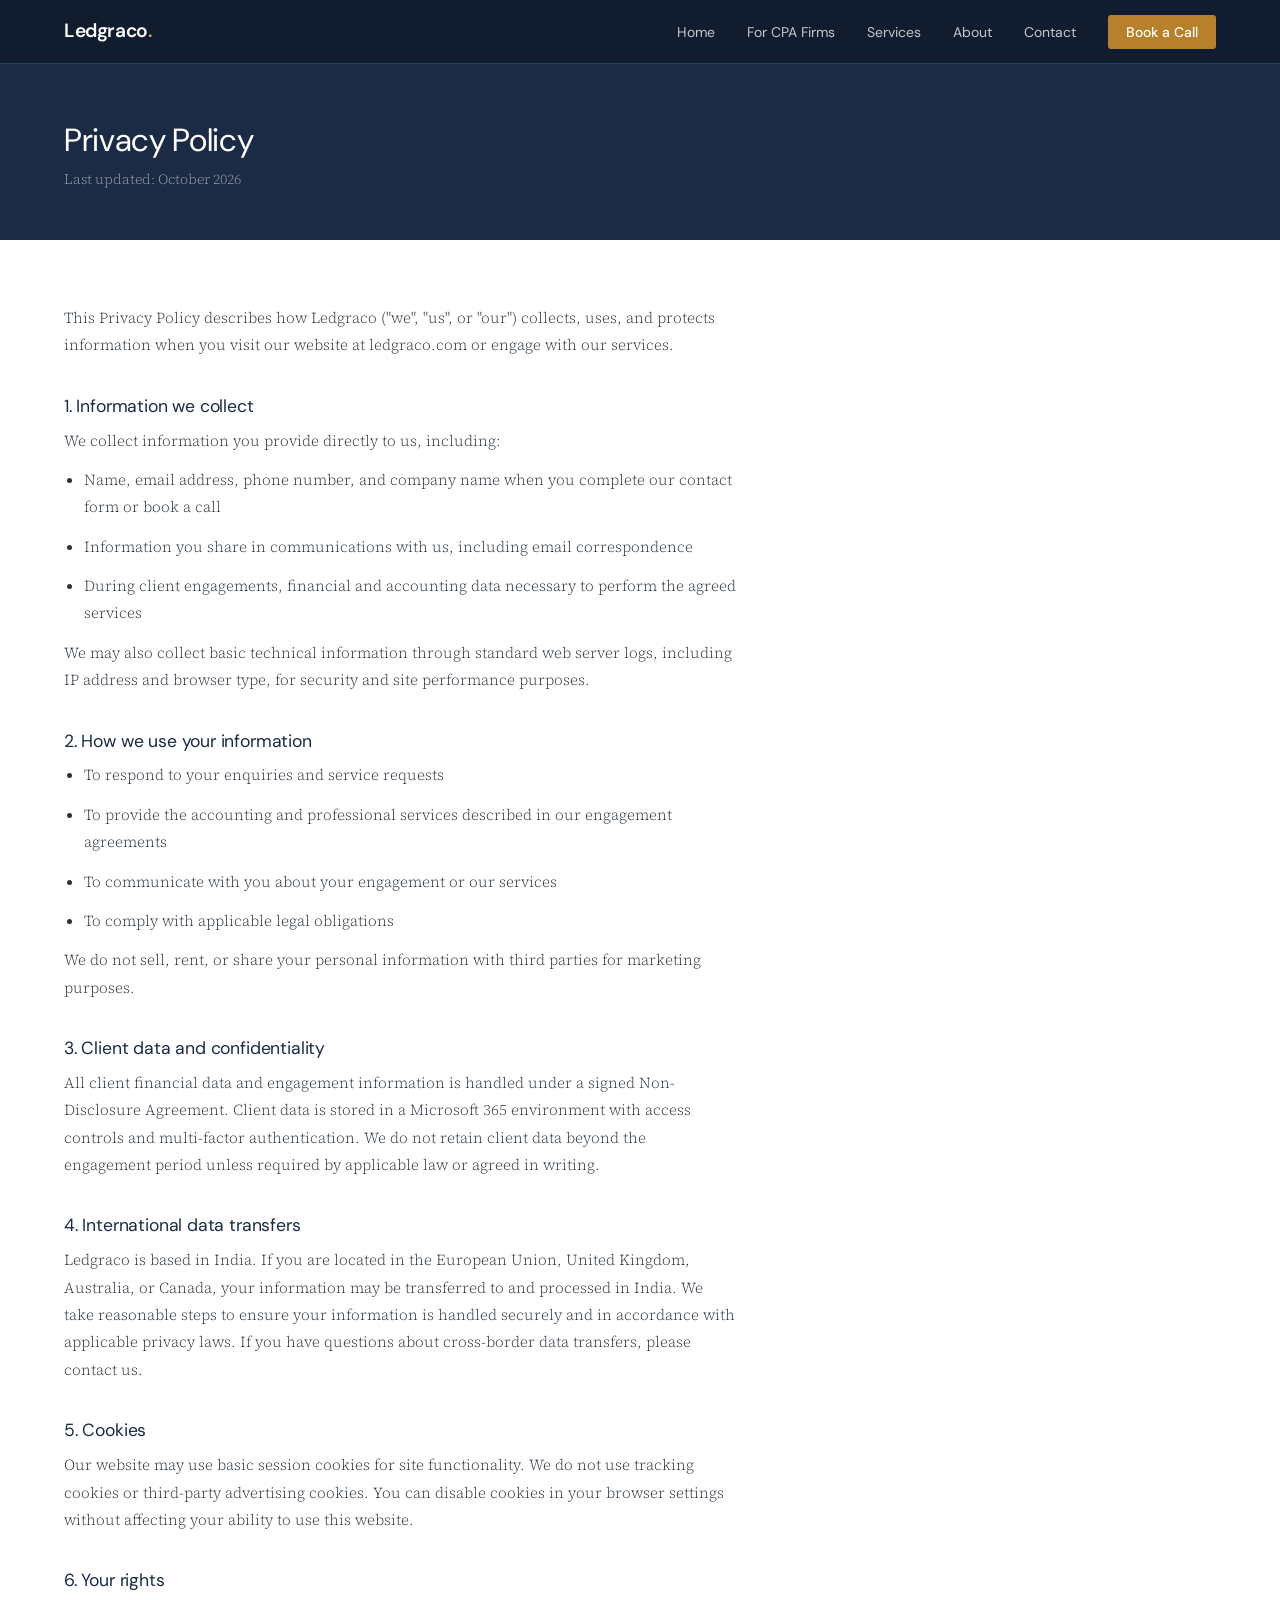
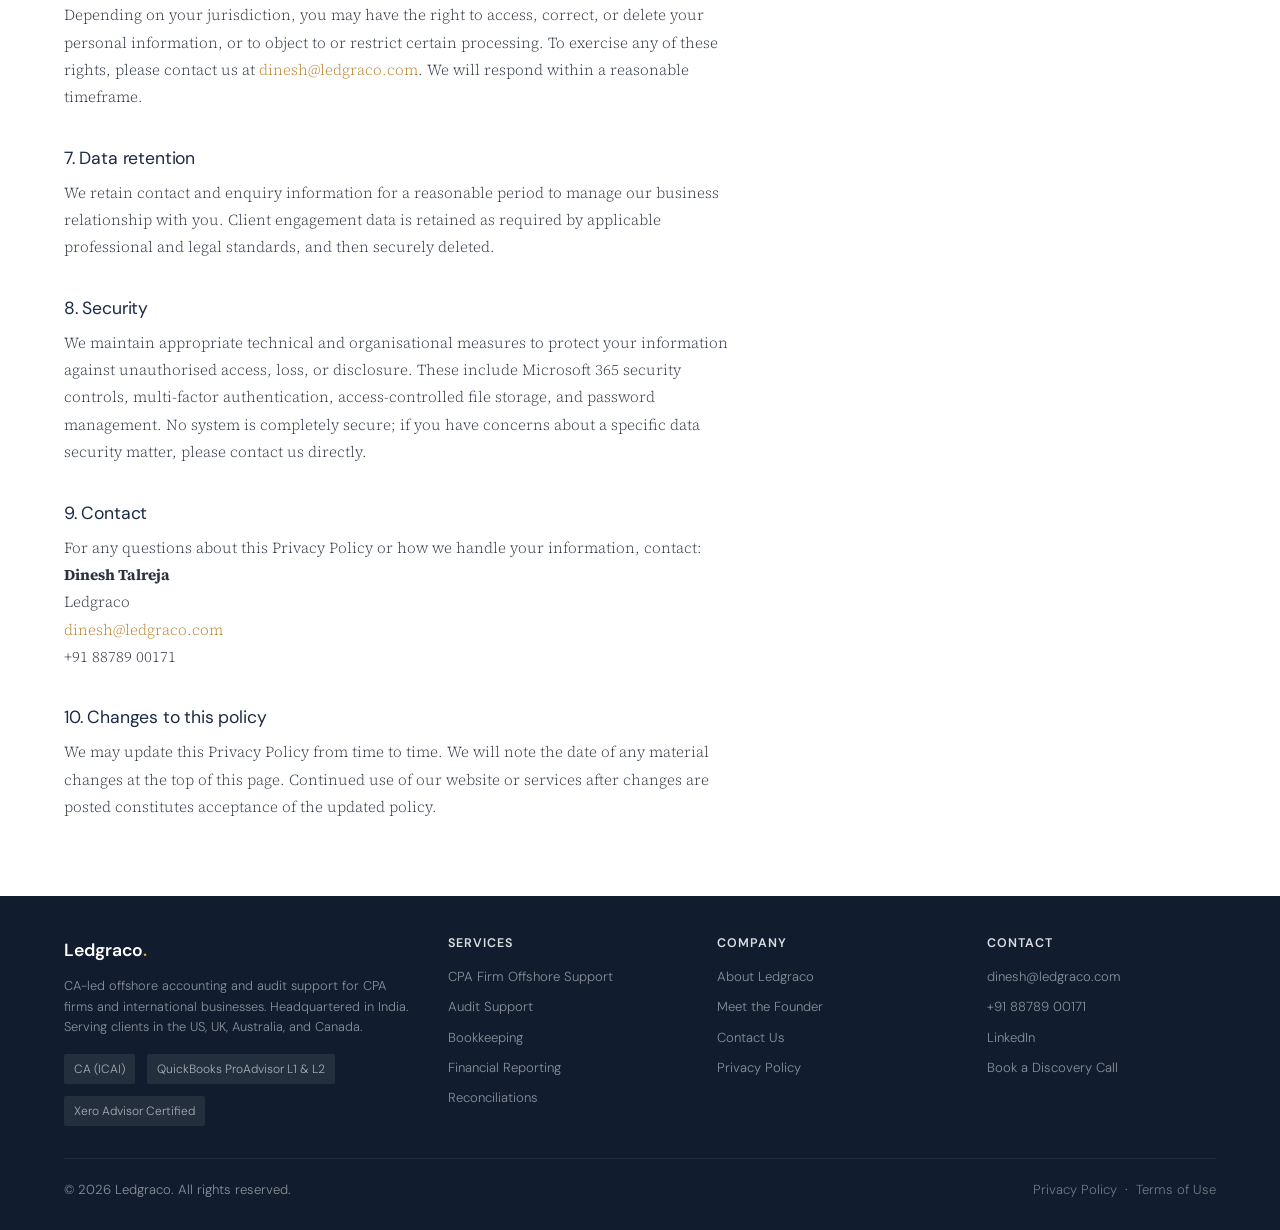
<file: privacy.html>
<!DOCTYPE html>
<html lang="en">
<head>
  <meta charset="UTF-8">
  <meta name="viewport" content="width=device-width, initial-scale=1.0">
  <title>Privacy Policy — Ledgraco</title>
  <meta name="description" content="Ledgraco privacy policy — how we collect, use, and protect your personal information.">
  <link rel="stylesheet" href="style.css">
  <style>
    .policy-hero { background: var(--navy); padding: 56px 5% 48px; }
    .policy-hero h1 { color: var(--white); font-size: 2rem; font-weight: 400; }
    .policy-hero p { color: rgba(255,255,255,0.55); font-size: 0.88rem; margin-top: 8px; }
    .policy-body { padding: 64px 5%; max-width: 800px; }
    .policy-body h2 { font-size: 1.1rem; color: var(--navy); margin: 36px 0 10px; }
    .policy-body p, .policy-body li { font-size: 0.95rem; color: var(--text); line-height: 1.8; margin-bottom: 12px; }
    .policy-body ul { padding-left: 20px; }
    .policy-body a { color: var(--amber); }
  </style>
</head>
<body>
  <div id="site-nav"></div>

  <div class="policy-hero">
    <h1>Privacy Policy</h1>
    <p>Last updated: October 2026</p>
  </div>

  <div class="policy-body">
    <p>This Privacy Policy describes how Ledgraco ("we", "us", or "our") collects, uses, and protects information when you visit our website at ledgraco.com or engage with our services.</p>

    <h2>1. Information we collect</h2>
    <p>We collect information you provide directly to us, including:</p>
    <ul>
      <li>Name, email address, phone number, and company name when you complete our contact form or book a call</li>
      <li>Information you share in communications with us, including email correspondence</li>
      <li>During client engagements, financial and accounting data necessary to perform the agreed services</li>
    </ul>
    <p>We may also collect basic technical information through standard web server logs, including IP address and browser type, for security and site performance purposes.</p>

    <h2>2. How we use your information</h2>
    <ul>
      <li>To respond to your enquiries and service requests</li>
      <li>To provide the accounting and professional services described in our engagement agreements</li>
      <li>To communicate with you about your engagement or our services</li>
      <li>To comply with applicable legal obligations</li>
    </ul>
    <p>We do not sell, rent, or share your personal information with third parties for marketing purposes.</p>

    <h2>3. Client data and confidentiality</h2>
    <p>All client financial data and engagement information is handled under a signed Non-Disclosure Agreement. Client data is stored in a Microsoft 365 environment with access controls and multi-factor authentication. We do not retain client data beyond the engagement period unless required by applicable law or agreed in writing.</p>

    <h2>4. International data transfers</h2>
    <p>Ledgraco is based in India. If you are located in the European Union, United Kingdom, Australia, or Canada, your information may be transferred to and processed in India. We take reasonable steps to ensure your information is handled securely and in accordance with applicable privacy laws. If you have questions about cross-border data transfers, please contact us.</p>

    <h2>5. Cookies</h2>
    <p>Our website may use basic session cookies for site functionality. We do not use tracking cookies or third-party advertising cookies. You can disable cookies in your browser settings without affecting your ability to use this website.</p>

    <h2>6. Your rights</h2>
    <p>Depending on your jurisdiction, you may have the right to access, correct, or delete your personal information, or to object to or restrict certain processing. To exercise any of these rights, please contact us at <a href="mailto:dinesh@ledgraco.com">dinesh@ledgraco.com</a>. We will respond within a reasonable timeframe.</p>

    <h2>7. Data retention</h2>
    <p>We retain contact and enquiry information for a reasonable period to manage our business relationship with you. Client engagement data is retained as required by applicable professional and legal standards, and then securely deleted.</p>

    <h2>8. Security</h2>
    <p>We maintain appropriate technical and organisational measures to protect your information against unauthorised access, loss, or disclosure. These include Microsoft 365 security controls, multi-factor authentication, access-controlled file storage, and password management. No system is completely secure; if you have concerns about a specific data security matter, please contact us directly.</p>

    <h2>9. Contact</h2>
    <p>For any questions about this Privacy Policy or how we handle your information, contact:<br>
    <strong>Dinesh Talreja</strong><br>
    Ledgraco<br>
    <a href="mailto:dinesh@ledgraco.com">dinesh@ledgraco.com</a><br>
    +91 88789 00171</p>

    <h2>10. Changes to this policy</h2>
    <p>We may update this Privacy Policy from time to time. We will note the date of any material changes at the top of this page. Continued use of our website or services after changes are posted constitutes acceptance of the updated policy.</p>
  </div>

  <div id="site-footer"></div>
  <script src="components.js"></script>
</body>
</html>
</file>
<file: style.css>
/* ─────────────────────────────────────────────
   Ledgraco — Design System
   Palette: deep slate navy + warm off-white + 
   burnished amber accent + light sage
   Type: DM Sans (headings) + Source Serif 4 (body)
   
   Design intent: feels like a boutique professional
   firm — not a generic offshore factory. Confident,
   unhurried, precise. The amber accent does all the
   work; everything else is disciplined.
───────────────────────────────────────────── */

@import url('https://fonts.googleapis.com/css2?family=DM+Sans:wght@300;400;500;600&family=Source+Serif+4:ital,wght@0,300;0,400;0,600;1,300&display=swap');

:root {
  --navy:    #1B2B45;
  --navy-dk: #111D2E;
  --navy-lt: #253D5E;
  --amber:   #B8802A;
  --amber-lt:#D4A44C;
  --off-white:#F5F3EE;
  --sage:    #E8EDEA;
  --mid:     #CBD5CC;
  --text:    #2A3240;
  --muted:   #6B7685;
  --white:   #FFFFFF;
  --border:  #DDE3E0;
}

*, *::before, *::after { box-sizing: border-box; margin: 0; padding: 0; }

html { scroll-behavior: smooth; }

body {
  font-family: 'Source Serif 4', Georgia, serif;
  font-weight: 300;
  color: var(--text);
  background: var(--white);
  font-size: 17px;
  line-height: 1.7;
  -webkit-font-smoothing: antialiased;
}

h1, h2, h3, h4, h5, .sans {
  font-family: 'DM Sans', system-ui, sans-serif;
  font-weight: 500;
  line-height: 1.25;
  letter-spacing: -0.01em;
}

h1 { font-size: clamp(2rem, 5vw, 3.2rem); font-weight: 300; }
h2 { font-size: clamp(1.5rem, 3vw, 2rem); font-weight: 400; }
h3 { font-size: 1.15rem; font-weight: 500; }
h4 { font-size: 0.95rem; font-weight: 600; }

a { color: inherit; text-decoration: none; }
img { display: block; max-width: 100%; }

/* ── Nav ─────────────────────────────────── */
nav {
  position: sticky;
  top: 0;
  z-index: 100;
  background: var(--navy-dk);
  display: flex;
  align-items: center;
  justify-content: space-between;
  padding: 0 5%;
  height: 64px;
  border-bottom: 1px solid var(--navy-lt);
}

.nav-logo {
  font-family: 'DM Sans', sans-serif;
  font-size: 1.2rem;
  font-weight: 600;
  color: var(--white);
  letter-spacing: -0.02em;
}

.nav-logo span {
  color: var(--amber-lt);
}

.nav-links {
  display: flex;
  gap: 2rem;
  list-style: none;
}

.nav-links a {
  font-family: 'DM Sans', sans-serif;
  font-size: 0.875rem;
  font-weight: 400;
  color: rgba(255,255,255,0.75);
  transition: color 0.2s;
}

.nav-links a:hover,
.nav-links a.active { color: var(--white); }

.nav-cta {
  background: var(--amber);
  color: var(--white) !important;
  padding: 8px 18px;
  border-radius: 3px;
  font-weight: 500 !important;
  font-size: 0.875rem;
  transition: background 0.2s !important;
}

.nav-cta:hover { background: var(--amber-lt) !important; }

.nav-toggle {
  display: none;
  background: none;
  border: none;
  cursor: pointer;
  flex-direction: column;
  gap: 5px;
  padding: 4px;
}

.nav-toggle span {
  display: block;
  width: 22px;
  height: 2px;
  background: var(--white);
  border-radius: 2px;
}

/* ── Buttons ─────────────────────────────── */
.btn {
  display: inline-block;
  font-family: 'DM Sans', sans-serif;
  font-size: 0.9rem;
  font-weight: 500;
  padding: 13px 26px;
  border-radius: 3px;
  transition: all 0.2s;
  cursor: pointer;
  border: none;
}

.btn-primary {
  background: var(--amber);
  color: var(--white);
}

.btn-primary:hover { background: var(--amber-lt); }

.btn-ghost {
  background: transparent;
  color: var(--white);
  border: 1px solid rgba(255,255,255,0.4);
}

.btn-ghost:hover { border-color: var(--white); }

.btn-outline {
  background: transparent;
  color: var(--navy);
  border: 1px solid var(--navy);
}

.btn-outline:hover { background: var(--navy); color: var(--white); }

/* ── Layout helpers ──────────────────────── */
.container { max-width: 1080px; margin: 0 auto; padding: 0 5%; }
.section { padding: 80px 5%; }
.section-sm { padding: 48px 5%; }

.grid-2 { display: grid; grid-template-columns: 1fr 1fr; gap: 48px; align-items: start; }
.grid-3 { display: grid; grid-template-columns: repeat(3, 1fr); gap: 32px; }

/* ── Amber rule ──────────────────────────── */
.amber-rule {
  width: 36px;
  height: 3px;
  background: var(--amber);
  margin-bottom: 20px;
}

/* ── Section labels ──────────────────────── */
.label {
  font-family: 'DM Sans', sans-serif;
  font-size: 0.75rem;
  font-weight: 600;
  letter-spacing: 0.12em;
  color: var(--amber);
  text-transform: uppercase;
  margin-bottom: 10px;
  display: block;
}

/* ── Cards ───────────────────────────────── */
.card {
  background: var(--white);
  border: 1px solid var(--border);
  border-top: 3px solid var(--amber);
  padding: 28px;
}

.card h3 { margin-bottom: 10px; }
.card p { font-size: 0.95rem; color: var(--muted); line-height: 1.65; }

/* ── Credential strip ────────────────────── */
.cred-strip {
  display: flex;
  flex-wrap: wrap;
  gap: 10px;
  margin-top: 28px;
}

.cred {
  font-family: 'DM Sans', sans-serif;
  font-size: 0.78rem;
  font-weight: 500;
  color: var(--navy);
  background: var(--sage);
  border: 1px solid var(--mid);
  padding: 6px 14px;
  border-radius: 2px;
}

/* ── Service list ────────────────────────── */
.service-list { list-style: none; }
.service-list li {
  display: flex;
  gap: 14px;
  padding: 16px 0;
  border-bottom: 1px solid var(--border);
  font-size: 0.95rem;
}
.service-list li:last-child { border-bottom: none; }
.service-list .icon {
  color: var(--amber);
  font-size: 1rem;
  margin-top: 2px;
  flex-shrink: 0;
}
.service-list strong { display: block; font-family: 'DM Sans', sans-serif; font-weight: 500; margin-bottom: 2px; }
.service-list span { color: var(--muted); font-size: 0.88rem; }

/* ── Pricing ─────────────────────────────── */
.pricing-grid { display: grid; grid-template-columns: repeat(3, 1fr); gap: 2px; background: var(--border); }
.pricing-tier { background: var(--white); padding: 32px 28px; }
.pricing-tier.featured { background: var(--navy); color: var(--white); }
.pricing-tier.featured .price-label,
.pricing-tier.featured p { color: rgba(255,255,255,0.7); }
.pricing-tier h3 { font-size: 0.85rem; letter-spacing: 0.08em; text-transform: uppercase; margin-bottom: 16px; }
.pricing-tier.featured h3 { color: var(--amber-lt); }
.price-amount { font-size: 2rem; font-family: 'DM Sans', sans-serif; font-weight: 300; line-height: 1; }
.price-label { font-size: 0.8rem; color: var(--muted); margin-bottom: 20px; margin-top: 4px; }
.pricing-tier ul { list-style: none; }
.pricing-tier ul li { font-size: 0.88rem; padding: 5px 0; display: flex; gap: 8px; }
.pricing-tier ul li::before { content: "—"; color: var(--amber); flex-shrink: 0; }
.pricing-tier.featured ul li::before { color: var(--amber-lt); }

/* ── Trust bar ───────────────────────────── */
.trust-bar {
  background: var(--navy-dk);
  padding: 20px 5%;
  display: flex;
  gap: 40px;
  align-items: center;
  flex-wrap: wrap;
}

.trust-item {
  font-family: 'DM Sans', sans-serif;
  font-size: 0.82rem;
  color: rgba(255,255,255,0.6);
  display: flex;
  align-items: center;
  gap: 8px;
}

.trust-item strong {
  color: var(--white);
  font-weight: 500;
}

/* ── CTA band ────────────────────────────── */
.cta-band {
  background: var(--navy);
  padding: 64px 5%;
  display: flex;
  align-items: center;
  justify-content: space-between;
  gap: 32px;
  flex-wrap: wrap;
}

.cta-band h2 { color: var(--white); max-width: 480px; }
.cta-band p { color: rgba(255,255,255,0.65); margin-top: 8px; font-size: 0.95rem; }

/* ── Footer ──────────────────────────────── */
footer {
  background: var(--navy-dk);
  color: rgba(255,255,255,0.5);
  padding: 40px 5% 28px;
  font-family: 'DM Sans', sans-serif;
  font-size: 0.82rem;
}

.footer-grid {
  display: grid;
  grid-template-columns: 1.5fr 1fr 1fr 1fr;
  gap: 40px;
  margin-bottom: 32px;
}

.footer-brand { font-size: 1.1rem; font-weight: 600; color: var(--white); margin-bottom: 10px; }
.footer-brand span { color: var(--amber-lt); }
.footer-tagline { font-size: 0.8rem; line-height: 1.6; }

.footer-col h4 { color: rgba(255,255,255,0.85); font-size: 0.78rem; font-weight: 600; letter-spacing: 0.08em; text-transform: uppercase; margin-bottom: 14px; }
.footer-col ul { list-style: none; }
.footer-col ul li { margin-bottom: 8px; }
.footer-col ul li a { color: rgba(255,255,255,0.5); transition: color 0.2s; }
.footer-col ul li a:hover { color: var(--white); }

.footer-bottom {
  border-top: 1px solid rgba(255,255,255,0.08);
  padding-top: 20px;
  display: flex;
  justify-content: space-between;
  align-items: center;
  flex-wrap: wrap;
  gap: 12px;
}

.footer-bottom a { color: rgba(255,255,255,0.4); }
.footer-bottom a:hover { color: rgba(255,255,255,0.8); }

/* ── Form ────────────────────────────────── */
.form-group { margin-bottom: 20px; }
.form-group label {
  display: block;
  font-family: 'DM Sans', sans-serif;
  font-size: 0.8rem;
  font-weight: 500;
  color: var(--muted);
  margin-bottom: 6px;
  text-transform: uppercase;
  letter-spacing: 0.06em;
}
.form-group input,
.form-group select,
.form-group textarea {
  width: 100%;
  border: 1px solid var(--border);
  border-radius: 2px;
  padding: 11px 14px;
  font-family: 'Source Serif 4', serif;
  font-size: 0.95rem;
  color: var(--text);
  background: var(--white);
  transition: border-color 0.2s;
}
.form-group input:focus,
.form-group select:focus,
.form-group textarea:focus {
  outline: none;
  border-color: var(--amber);
}
.form-group textarea { resize: vertical; min-height: 100px; }

/* ── Utilities ───────────────────────────── */
.text-center { text-align: center; }
.text-muted { color: var(--muted); }
.mt-8 { margin-top: 8px; }
.mt-16 { margin-top: 16px; }
.mt-24 { margin-top: 24px; }
.mt-32 { margin-top: 32px; }
.mt-48 { margin-top: 48px; }
.mb-8 { margin-bottom: 8px; }
.mb-16 { margin-bottom: 16px; }
.mb-32 { margin-bottom: 32px; }
.bg-off { background: var(--off-white); }
.bg-sage { background: var(--sage); }
.bg-navy { background: var(--navy); color: var(--white); }

/* ── Responsive ──────────────────────────── */
@media (max-width: 768px) {
  .nav-links { display: none; flex-direction: column; position: absolute; top: 64px; left: 0; right: 0; background: var(--navy-dk); padding: 20px 5%; gap: 16px; }
  .nav-links.open { display: flex; }
  .nav-toggle { display: flex; }
  .grid-2, .grid-3, .pricing-grid { grid-template-columns: 1fr; }
  .footer-grid { grid-template-columns: 1fr 1fr; }
  .cta-band { flex-direction: column; }
  .trust-bar { gap: 20px; }
  .section { padding: 56px 5%; }
}

@media (max-width: 480px) {
  .footer-grid { grid-template-columns: 1fr; }
  .footer-bottom { flex-direction: column; text-align: center; }
}
</file>
